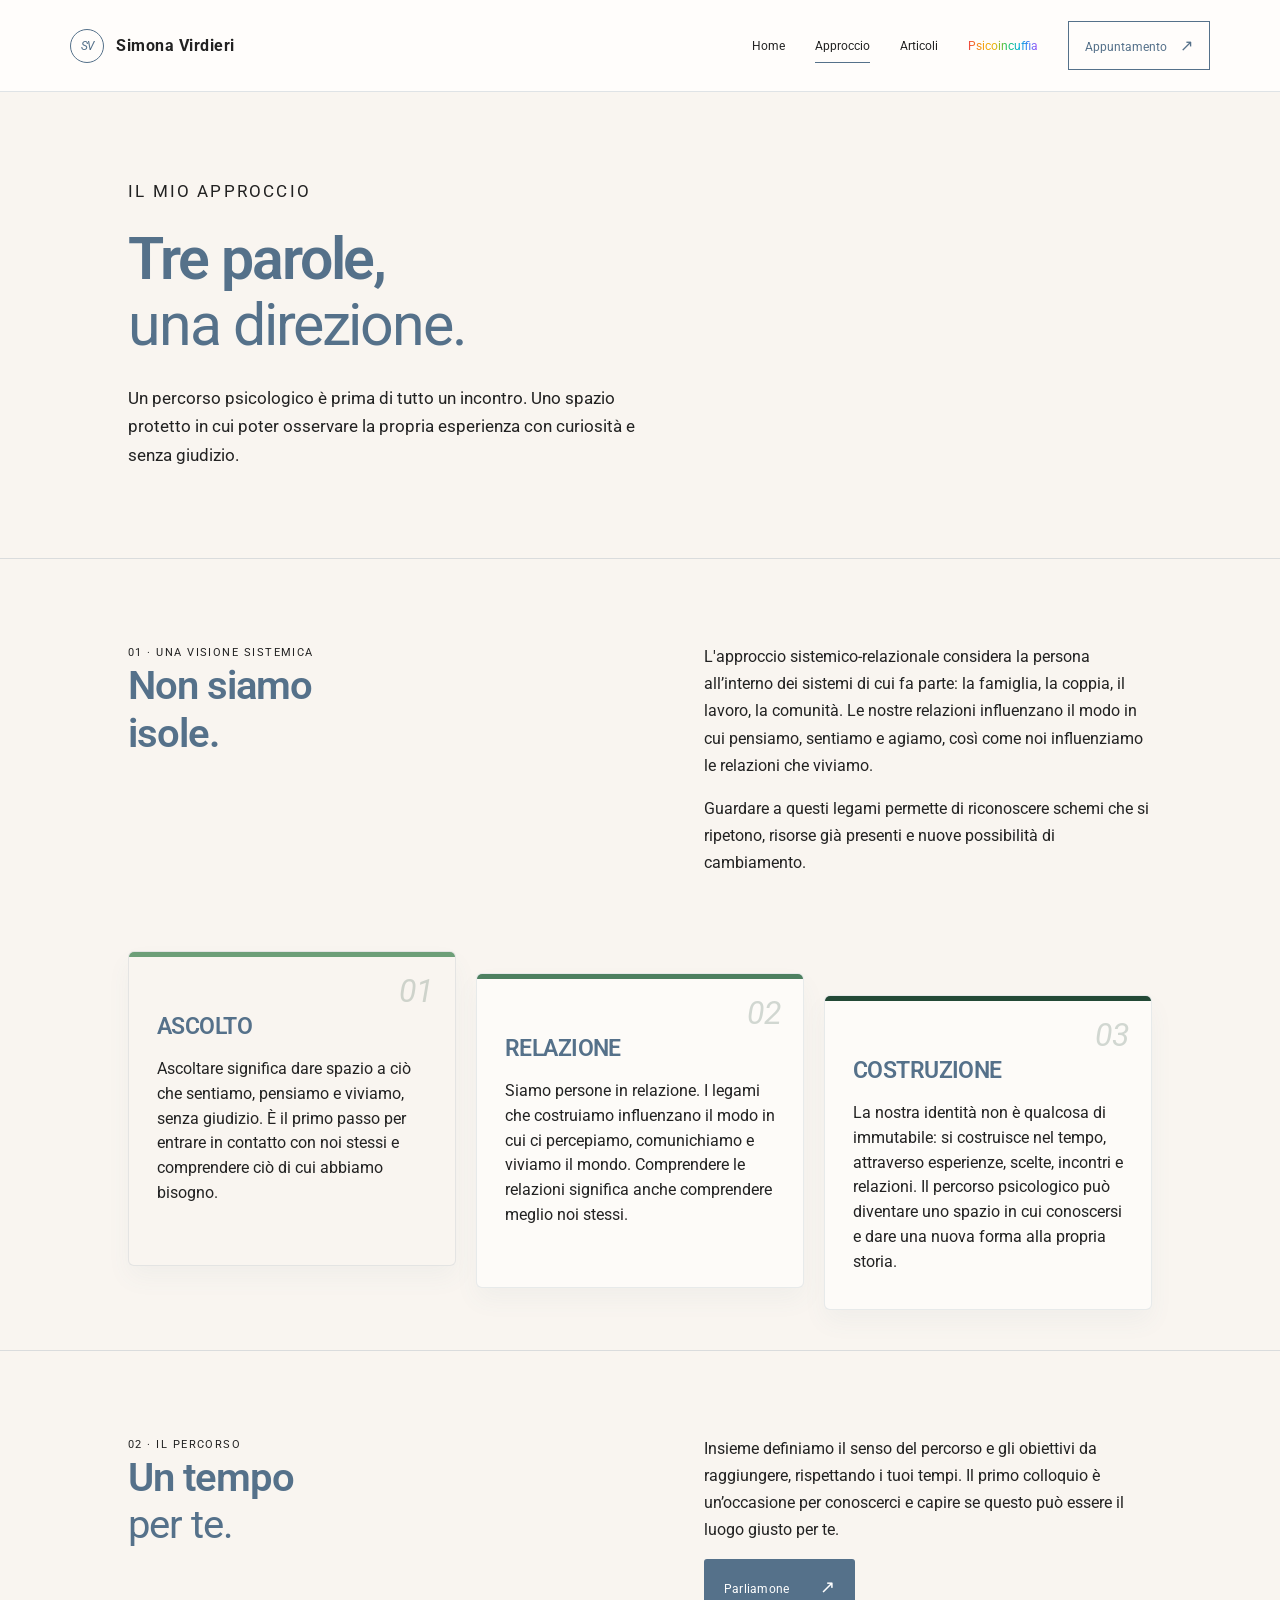
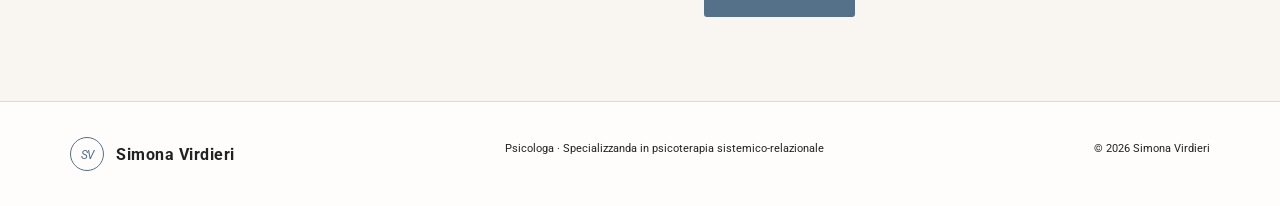
<file: approccio.html>
<!DOCTYPE html><html lang="it"><head><meta charset="UTF-8"><meta name="viewport" content="width=device-width, initial-scale=1.0"><meta name="description" content="Scopri l’approccio sistemico-relazionale di Simona Virdieri, psicologa online: uno spazio di ascolto attento alla storia personale, alle emozioni e alle relazioni." /><title>Approccio sistemico-relazionale | Simona Virdieri</title><link rel="preconnect" href="https://fonts.googleapis.com"><link rel="preconnect" href="https://fonts.gstatic.com" crossorigin><link href="https://fonts.googleapis.com/css2?family=Roboto:ital,wght@0,400;0,500;0,600;0,700;1,400;1,500&display=swap" rel="stylesheet"><link rel="stylesheet" href="styles.css?v=4"></head><body><header class="site-header"><a class="brand" href="index.html"><span>SV</span><strong>Simona Virdieri</strong></a><button class="menu-toggle" aria-label="Apri menu"><i></i><i></i></button><nav class="main-nav"><a href="index.html">Home</a><a class="active" href="approccio.html">Approccio</a><a href="articoli.html">Articoli</a><a href="progetto.html">Psicoincuffia</a><a class="nav-cta" href="appuntamento.html">Appuntamento <b>↗</b></a></nav></header><main><section class="page-intro approach-intro"><p class="eyebrow">Il mio approccio</p><h1>Tre parole,<br><em>una direzione.</em></h1><p>Un percorso psicologico è prima di tutto un incontro. Uno spazio protetto in cui poter osservare la propria esperienza con curiosità e senza giudizio.</p></section><section class="inner-section white-section"><div class="inner-grid"><div><p class="eyebrow">01 · Una visione sistemica</p><h2>Non siamo<br>isole.</h2></div><div><p>L'approccio sistemico-relazionale considera la persona all’interno dei sistemi di cui fa parte: la famiglia, la coppia, il lavoro, la comunità. Le nostre relazioni influenzano il modo in cui pensiamo, sentiamo e agiamo, così come noi influenziamo le relazioni che viviamo.</p><p>Guardare a questi legami permette di riconoscere schemi che si ripetono, risorse già presenti e nuove possibilità di cambiamento.</p></div></div><div class="principles"><div class="principle" data-number="01"><strong>ASCOLTO</strong><p>Ascoltare significa dare spazio a ciò che sentiamo, pensiamo e viviamo, senza giudizio. È il primo passo per entrare in contatto con noi stessi e comprendere ciò di cui abbiamo bisogno.</p></div><div class="principle" data-number="02"><strong>RELAZIONE</strong><p>Siamo persone in relazione. I legami che costruiamo influenzano il modo in cui ci percepiamo, comunichiamo e viviamo il mondo. Comprendere le relazioni significa anche comprendere meglio noi stessi.</p></div><div class="principle" data-number="03"><strong>COSTRUZIONE</strong><p>La nostra identità non è qualcosa di immutabile: si costruisce nel tempo, attraverso esperienze, scelte, incontri e relazioni. Il percorso psicologico può diventare uno spazio in cui conoscersi e dare una nuova forma alla propria storia.</p></div></div></section><section class="inner-section sand"><div class="inner-grid"><div><p class="eyebrow">02 · Il percorso</p><h2>Un tempo<br><em>per te.</em></h2></div><div><p>Insieme definiamo il senso del percorso e gli obiettivi da raggiungere, rispettando i tuoi tempi. Il primo colloquio è un’occasione per conoscerci e capire se questo può essere il luogo giusto per te.</p><a class="button button-dark" href="appuntamento.html">Parliamone <span>↗</span></a></div></div></section></main><footer><div class="brand"><span>SV</span><strong>Simona Virdieri</strong></div><p>Psicologa · Specializzanda in psicoterapia sistemico-relazionale</p><p>© <span class="year"></span> Simona Virdieri</p></footer><script src="script.js"></script></body></html>
</file>
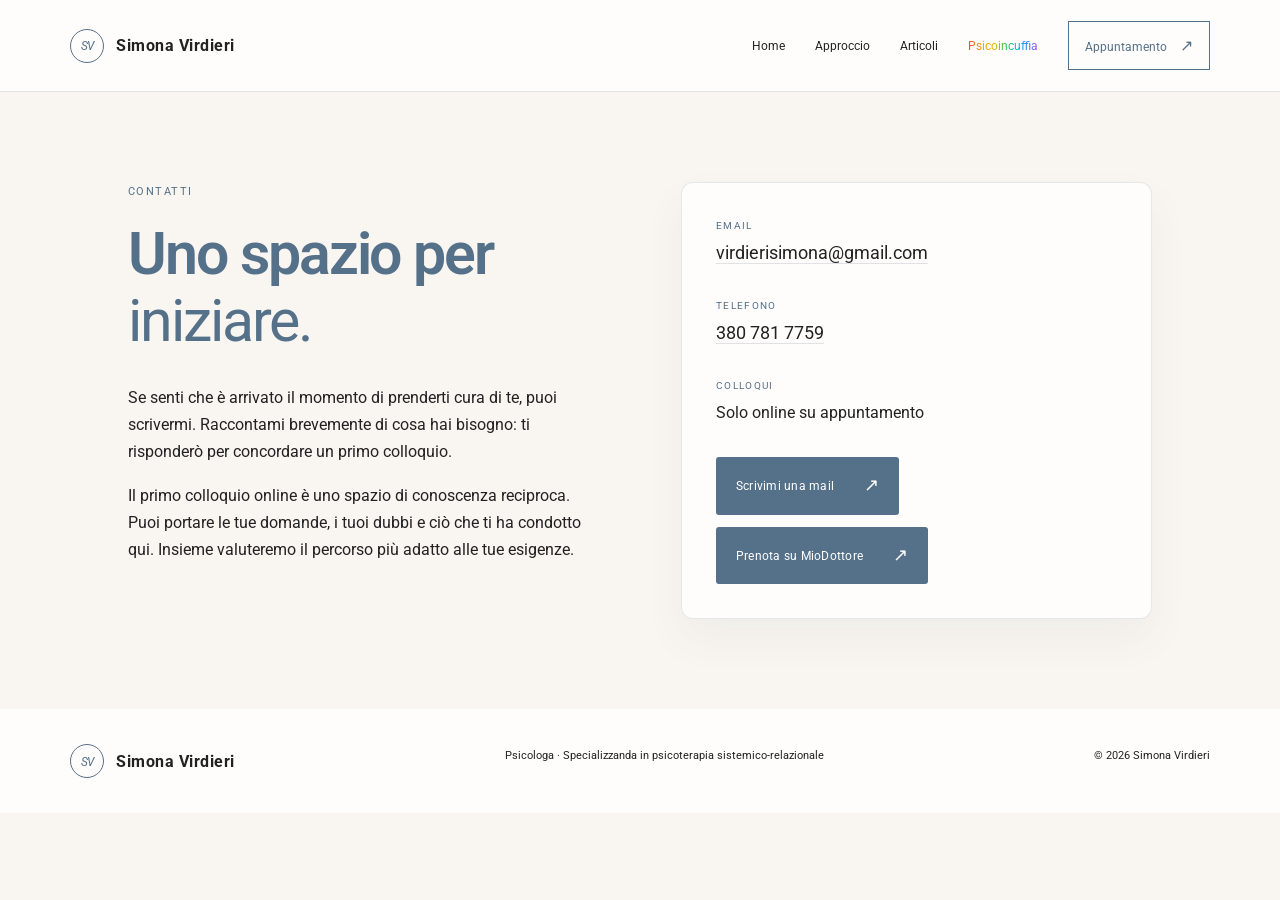
<file: appuntamento.html>
<!DOCTYPE html><html lang="it"><head><meta charset="UTF-8"><meta name="viewport" content="width=device-width, initial-scale=1.0"><meta name="description" content="Contatta Simona Virdieri, psicologa online, per informazioni e appuntamenti di sostegno psicologico. Colloqui dedicati ad ansia, autostima e difficoltà relazionali." /><title>Prenota un colloquio psicologico online | Simona Virdieri</title><link rel="preconnect" href="https://fonts.googleapis.com"><link rel="preconnect" href="https://fonts.gstatic.com" crossorigin><link href="https://fonts.googleapis.com/css2?family=Roboto:ital,wght@0,400;0,500;0,600;0,700;1,400;1,500&display=swap" rel="stylesheet"><link rel="stylesheet" href="styles.css?v=4"></head><body><header class="site-header"><a class="brand" href="index.html"><span>SV</span><strong>Simona Virdieri</strong></a><button class="menu-toggle" aria-label="Apri menu"><i></i><i></i></button><nav class="main-nav"><a href="index.html">Home</a><a href="approccio.html">Approccio</a><a href="articoli.html">Articoli</a><a href="progetto.html">Psicoincuffia</a><a class="nav-cta active" href="appuntamento.html">Appuntamento <b>↗</b></a></nav></header><main><section class="contact-page"><div><p class="eyebrow">Contatti</p><h1>Uno <span class="contact-space">spazio</span> per<br><em>iniziare.</em></h1><p>Se senti che è arrivato il momento di prenderti cura di te, puoi scrivermi. Raccontami brevemente di cosa hai bisogno: ti risponderò per concordare un primo colloquio.</p><p>Il primo colloquio online è uno spazio di conoscenza reciproca. Puoi portare le tue domande, i tuoi dubbi e ciò che ti ha condotto qui. Insieme valuteremo il percorso più adatto alle tue esigenze.</p></div><div class="contact-details"><div class="detail"><small>Email</small><a href="mailto:virdierisimona@gmail.com" class="email-choice-trigger" aria-haspopup="dialog">virdierisimona@gmail.com</a></div><div class="detail"><small>Telefono</small><a href="tel:+393807817759">380 781 7759</a></div><div class="detail"><small>Colloqui</small><p>Solo online su appuntamento</p></div><div class="contact-buttons"><a class="button button-dark email-choice-trigger" href="mailto:virdierisimona@gmail.com?subject=Richiesta%20di%20appuntamento" aria-haspopup="dialog">Scrivimi una mail <span>↗</span></a><a class="button button-dark" href="https://www.miodottore.it/profilo/simona-virdieri-2" target="_blank" rel="noopener noreferrer">Prenota su MioDottore <span>↗</span></a></div></div></section></main><footer><div class="brand"><span>SV</span><strong>Simona Virdieri</strong></div><p>Psicologa · Specializzanda in psicoterapia sistemico-relazionale</p><p>© <span class="year"></span> Simona Virdieri</p></footer><script src="script.js"></script><style>
/* Scelta della posta: solo nella pagina Appuntamento. */
.email-choice-overlay[hidden]{display:none!important}
.email-choice-overlay{position:fixed;inset:0;background:rgba(21,33,44,.46);z-index:1000;display:grid;place-items:center;padding:20px}
.email-choice-panel{position:relative;width:min(100%,485px);max-height:min(88vh,740px);overflow-y:auto;background:#f9f5f0;color:#222;border-radius:18px;border:1px solid #c8d9e6;box-shadow:0 20px 70px rgba(24,40,54,.24);padding:32px;font:inherit}
.email-choice-panel h2{font:600 clamp(1.4rem,3vw,1.85rem)/1.2 Roboto,Arial,sans-serif;color:#55718a;margin:0 38px 12px 0}
.email-choice-panel p{color:#333;line-height:1.6;margin:0 0 18px}
.email-choice-options{display:grid;gap:10px}
.email-choice-options a,.email-choice-options button{display:flex;justify-content:space-between;gap:15px;align-items:center;width:100%;padding:13px 16px;border:1px solid #c8d9e6;border-radius:9px;background:#fffdfb;color:#25384a;text-align:left;font:500 1rem Roboto,Arial,sans-serif;text-decoration:none;cursor:pointer;transition:background .2s ease,border-color .2s ease}
.email-choice-options a:hover,.email-choice-options button:hover{background:#e9f2f8;border-color:#55718a}
.email-choice-options :is(a,button):focus-visible,.email-choice-close:focus-visible{outline:3px solid #55718a;outline-offset:3px}
.email-choice-close{position:absolute;top:20px;right:22px;width:35px;height:35px;border:0;border-radius:50%;background:#e9f2f8;color:#25384a;cursor:pointer;font-size:24px;line-height:1}
.email-choice-panel .email-choice-note{font-size:.85rem;margin:14px 0 0;color:#485463}
.email-choice-panel .email-choice-status{min-height:22px;margin:10px 0 0;color:#405c75;font-size:.88rem}
@media(max-width:480px){.email-choice-panel{padding:25px 19px}}
@media(prefers-reduced-motion:reduce){.email-choice-options a,.email-choice-options button{transition:none}}
</style>
<div class="email-choice-overlay" id="email-choice-overlay" hidden>
  <div class="email-choice-panel" role="dialog" aria-modal="true" aria-labelledby="email-choice-title" aria-describedby="email-choice-description" tabindex="-1">
    <button type="button" class="email-choice-close" aria-label="Chiudi la scelta email">×</button>
    <h2 id="email-choice-title">Come preferisci scrivermi?</h2>
    <p id="email-choice-description">Scegli il servizio che utilizzi per inviare un'email a <strong>virdierisimona@gmail.com</strong>.</p>
    <div class="email-choice-options">
      <a href="https://mail.google.com/mail/?view=cm&amp;fs=1&amp;to=virdierisimona%40gmail.com&amp;su=Richiesta%20di%20appuntamento" target="_blank" rel="noopener noreferrer">Gmail <span aria-hidden="true">↗</span></a>
      <a href="https://outlook.live.com/mail/0/deeplink/compose?to=virdierisimona%40gmail.com&amp;subject=Richiesta%20di%20appuntamento" target="_blank" rel="noopener noreferrer">Outlook / Hotmail <span aria-hidden="true">↗</span></a>
      <a href="https://login.libero.it/?service_id=email" target="_blank" rel="noopener noreferrer">Libero Mail <span aria-hidden="true">↗</span></a>
      <a href="mailto:virdierisimona@gmail.com?subject=Richiesta%20di%20appuntamento">La mia app email predefinita <span aria-hidden="true">↗</span></a>
      <button type="button" class="email-choice-copy">Copia indirizzo email <span aria-hidden="true">⧉</span></button>
    </div>
    <p class="email-choice-note">Per Libero, accedi alla tua casella, premi “Scrivi” e incolla l'indirizzo. Alcuni servizi potrebbero chiederti di accedere.</p>
    <p class="email-choice-status" id="email-choice-status" role="status" aria-live="polite"></p>
  </div>
</div>
<script>
(() => {
  const overlay = document.getElementById('email-choice-overlay');
  const panel = overlay.querySelector('.email-choice-panel');
  const close = overlay.querySelector('.email-choice-close');
  const copy = overlay.querySelector('.email-choice-copy');
  const status = overlay.querySelector('.email-choice-status');
  const email = 'virdierisimona@gmail.com';
  let opener = null;
  function hide() {
    overlay.hidden = true;
    document.body.style.overflow = '';
    if (opener) opener.focus();
  }
  document.querySelectorAll('.email-choice-trigger').forEach(link => {
    link.addEventListener('click', event => {
      event.preventDefault();
      opener = link;
      status.textContent = '';
      overlay.hidden = false;
      document.body.style.overflow = 'hidden';
      close.focus();
    });
  });
  close.addEventListener('click', hide);
  overlay.addEventListener('click', event => { if (event.target === overlay) hide(); });
  document.addEventListener('keydown', event => {
    if (overlay.hidden) return;
    if (event.key === 'Escape') {event.preventDefault(); hide();}
    if (event.key === 'Tab') {
      const items = [...panel.querySelectorAll('button,a[href]')].filter(el => el.getClientRects().length);
      const first = items[0], last = items[items.length-1];
      if (event.shiftKey && document.activeElement === first) {event.preventDefault();last.focus();}
      else if (!event.shiftKey && document.activeElement === last) {event.preventDefault();first.focus();}
    }
  });
  copy.addEventListener('click', async () => {
    try {
      if (navigator.clipboard && window.isSecureContext) await navigator.clipboard.writeText(email);
      else {
        const field = document.createElement('textarea');
        field.value = email;
        field.style.position = 'fixed';
        field.style.opacity = '0';
        document.body.appendChild(field);
        field.select();
        const ok = document.execCommand('copy');
        field.remove();
        if (!ok) throw new Error('Copia non disponibile');
      }
      status.textContent = 'Indirizzo copiato! Puoi incollarlo nella tua email.';
    } catch (_) {
      status.textContent = 'Copia non disponibile: seleziona l’indirizzo mostrato sopra.';
    }
  });
})();
</script></body></html>
</file>
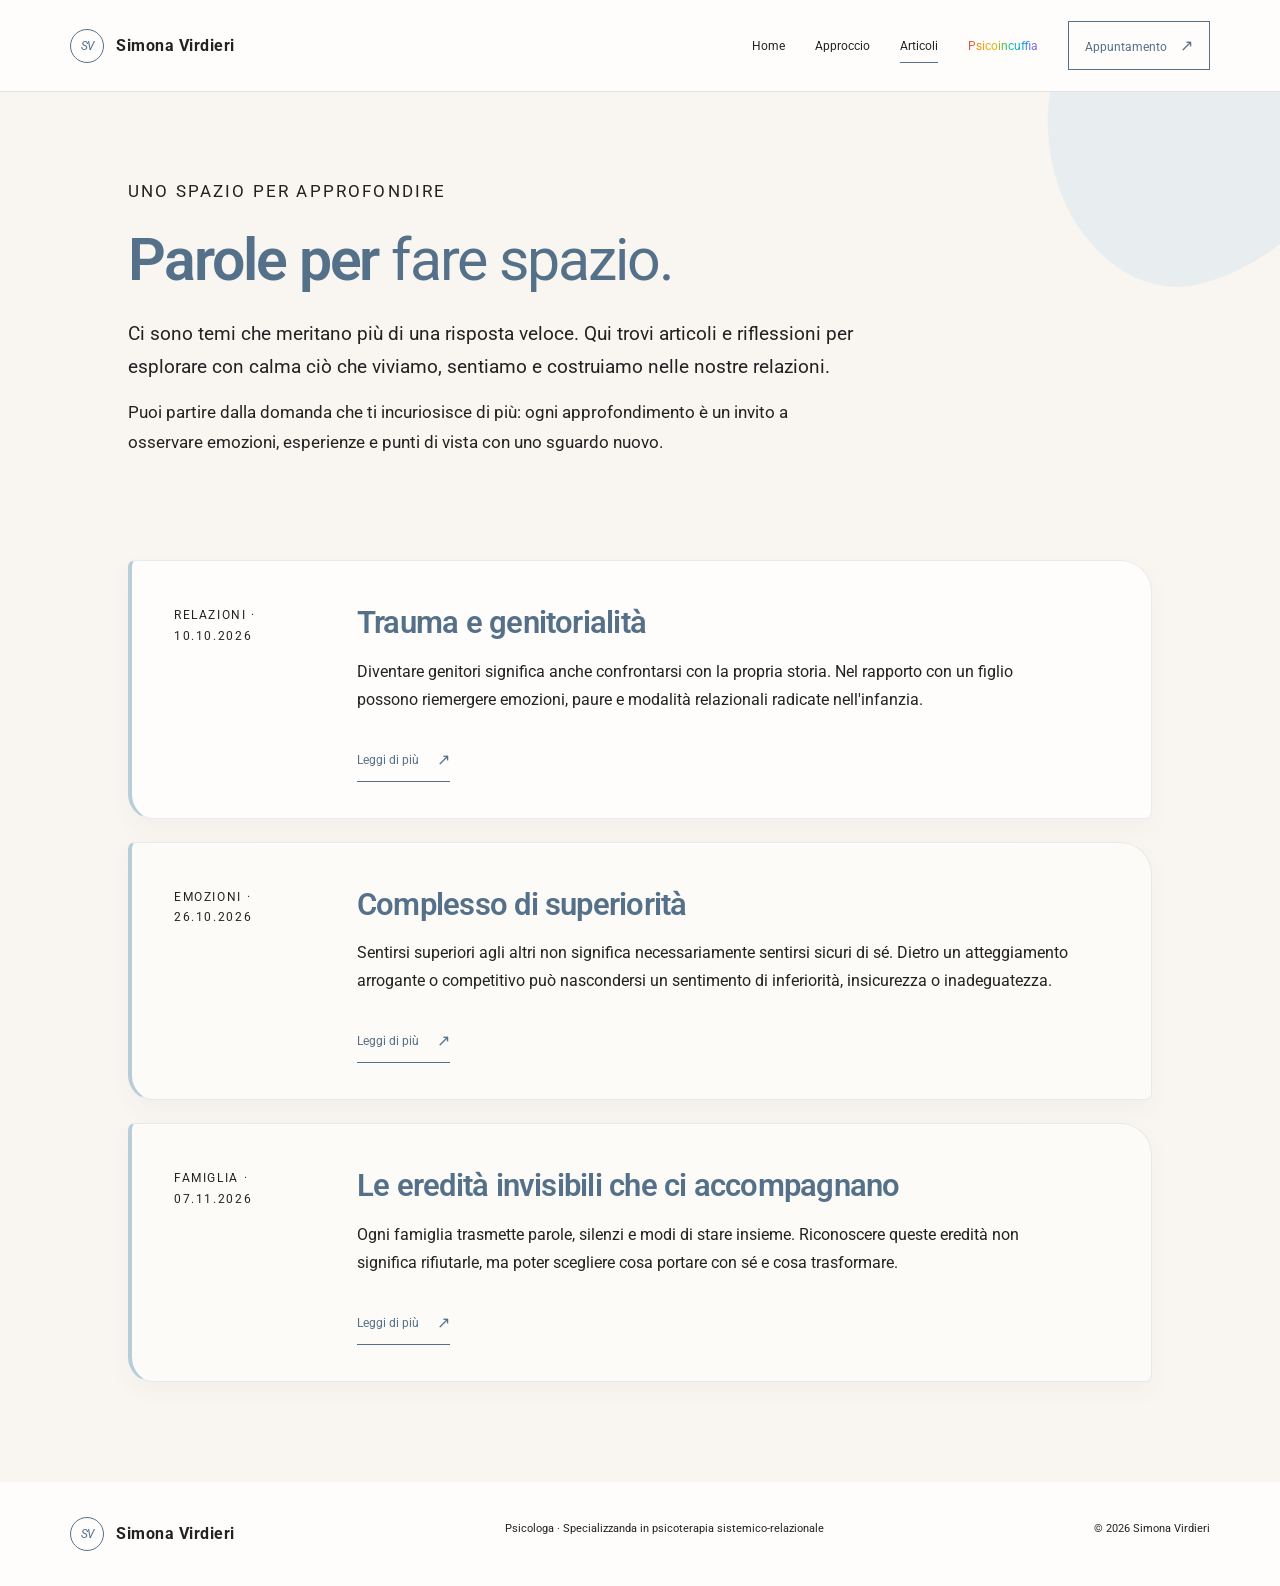
<file: articoli.html>
<!DOCTYPE html><html lang="it"><head><meta charset="UTF-8"><meta name="viewport" content="width=device-width, initial-scale=1.0"><meta name="description" content="Articoli di psicologia di Simona Virdieri su emozioni, relazioni, famiglia e benessere psicologico. Approfondimenti e riflessioni sui vissuti quotidiani." /><title>Articoli di psicologia, emozioni e relazioni | Simona Virdieri</title><link rel="preconnect" href="https://fonts.googleapis.com"><link rel="preconnect" href="https://fonts.gstatic.com" crossorigin><link href="https://fonts.googleapis.com/css2?family=Roboto:ital,wght@0,400;0,500;0,600;0,700;1,400;1,500&display=swap" rel="stylesheet"><link rel="stylesheet" href="styles.css?v=4"></head><body><header class="site-header"><a class="brand" href="index.html"><span>SV</span><strong>Simona Virdieri</strong></a><button class="menu-toggle" aria-label="Apri menu"><i></i><i></i></button><nav class="main-nav"><a href="index.html">Home</a><a href="approccio.html">Approccio</a><a class="active" href="articoli.html">Articoli</a><a href="progetto.html">Psicoincuffia</a><a class="nav-cta" href="appuntamento.html">Appuntamento <b>↗</b></a></nav></header><main><section class="page-intro article-page-intro"><p class="eyebrow">Uno spazio per approfondire</p><h1>Parole per <em>fare spazio.</em></h1><p class="articles-lead">Ci sono temi che meritano più di una risposta veloce. Qui trovi articoli e riflessioni per esplorare con calma ciò che viviamo, sentiamo e costruiamo nelle nostre relazioni.</p><p>Puoi partire dalla domanda che ti incuriosisce di più: ogni approfondimento è un invito a osservare emozioni, esperienze e punti di vista con uno sguardo nuovo.</p></section><section class="article-list"><article class="full-article" id="domande" data-tags="trauma genitorialità relazioni famiglia emozioni"><div><div class="article-image image-quiet"><span>01</span></div><p class="meta">Relazioni · 10.10.2026</p></div><div><p class="eyebrow">Riflessioni</p><h2>Trauma e genitorialità</h2><p>Diventare genitori significa anche confrontarsi con la propria storia. Nel rapporto con un figlio possono riemergere emozioni, paure e modalità relazionali radicate nell'infanzia.</p><div class="article-body" hidden><p>Viviamo spesso le domande come qualcosa da risolvere in fretta. Cerchiamo una direzione, una spiegazione, una decisione che possa mettere ordine nell’incertezza. Ma non tutte le domande chiedono una risposta immediata.</p><p>Alcune hanno bisogno di tempo. Restare in ascolto significa lasciare che emergano emozioni, bisogni e desideri che nella fretta rischiano di rimanere sullo sfondo. È uno spazio in cui possiamo osservare la nostra storia con maggiore curiosità e riconoscere anche le risorse che già possediamo.</p><p>Abitare una domanda non significa rimanere fermi: significa permettere a nuove possibilità di prendere forma.</p></div><a class="text-link article-toggle" href="articolo.html?id=domande">Leggi di più <span>↗</span></a></div></article><article class="full-article" id="corpo" data-tags="superiorità corpo consapevolezza emozioni autostima"><div><div class="article-image image-window"><span>02</span></div><p class="meta">Emozioni · 26.10.2026</p></div><div><p class="eyebrow">Consapevolezza</p><h2>Complesso di superiorità</h2><p>Sentirsi superiori agli altri non significa necessariamente sentirsi sicuri di sé. Dietro un atteggiamento arrogante o competitivo può nascondersi un sentimento di inferiorità, insicurezza o inadeguatezza.</p><div class="article-body" hidden><p>Il complesso di superiorità, nella prospettiva di Alfred Adler, può diventare una modalità per compensare una percezione di sé fragile e il bisogno di dimostrare continuamente il proprio valore.</p><p>Comprendere ciò che si nasconde dietro questi comportamenti permette di spostare lo sguardo dal giudizio alla storia della persona, alle sue relazioni e alle sue possibilità di crescita.</p></div><a class="text-link article-toggle" href="articolo.html?id=corpo">Leggi di più <span>↗</span></a></div></article><article class="full-article" id="eredita" data-tags="eredità famiglia legami relazioni storia"><div><div class="article-image image-hands"><span>03</span></div><p class="meta">Famiglia · 07.11.2026</p></div><div><p class="eyebrow">Legami</p><h2>Le eredità invisibili che ci accompagnano</h2><p>Ogni famiglia trasmette parole, silenzi e modi di stare insieme. Riconoscere queste eredità non significa rifiutarle, ma poter scegliere cosa portare con sé e cosa trasformare.</p><div class="article-body" hidden><p>Le eredità familiari possono vivere nei gesti quotidiani, nelle frasi che ripetiamo, nei ruoli che assumiamo e nelle emozioni che impariamo a trattenere o a esprimere.</p><p>Guardarle non significa cercare colpe, ma comprendere da dove arrivano alcuni nostri modi di stare nelle relazioni. Questa consapevolezza può restituirci libertà e permetterci di scegliere cosa mantenere e cosa trasformare.</p><p>La storia che riceviamo è importante, ma non è l’unica storia che possiamo costruire.</p></div><a class="text-link article-toggle" href="articolo.html?id=eredita">Leggi di più <span>↗</span></a></div></article></section></main><footer><div class="brand"><span>SV</span><strong>Simona Virdieri</strong></div><p>Psicologa · Specializzanda in psicoterapia sistemico-relazionale</p><p>© <span class="year"></span> Simona Virdieri</p></footer><script src="script.js"></script></body></html>
</file>
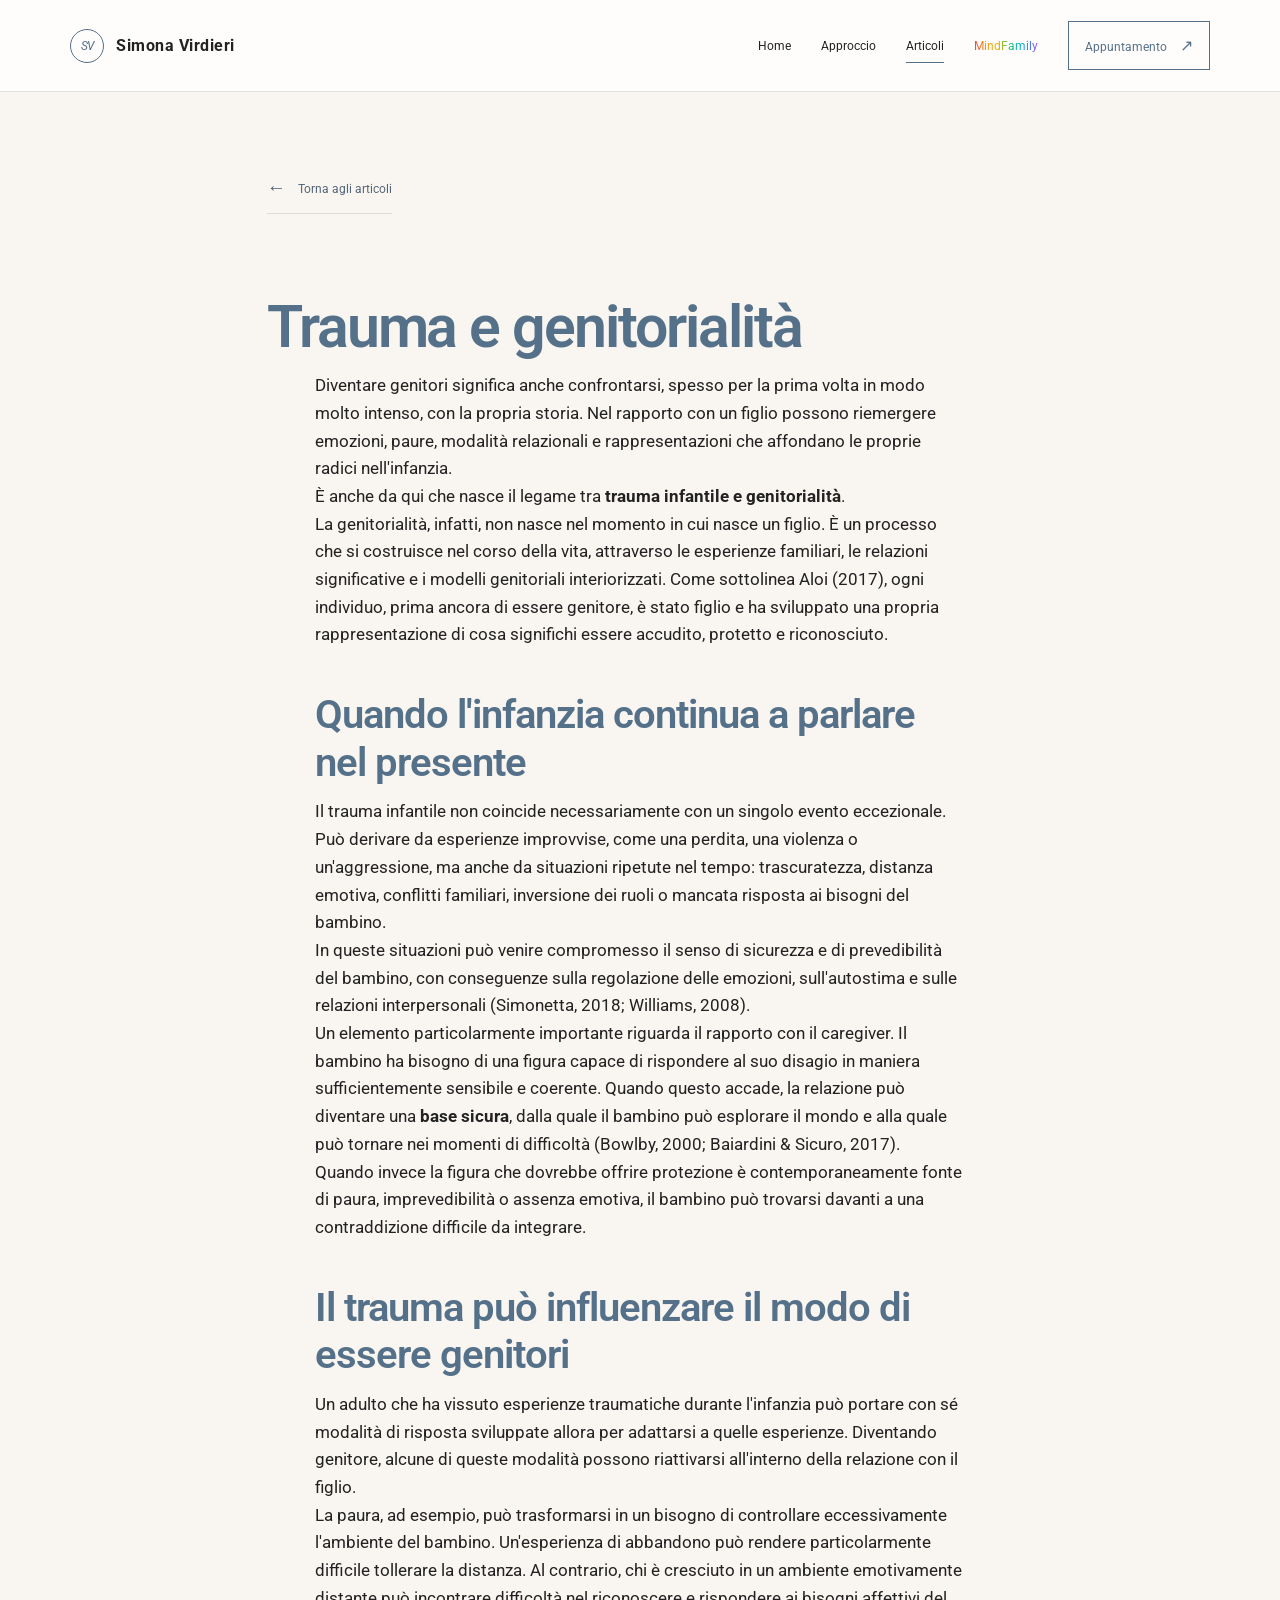
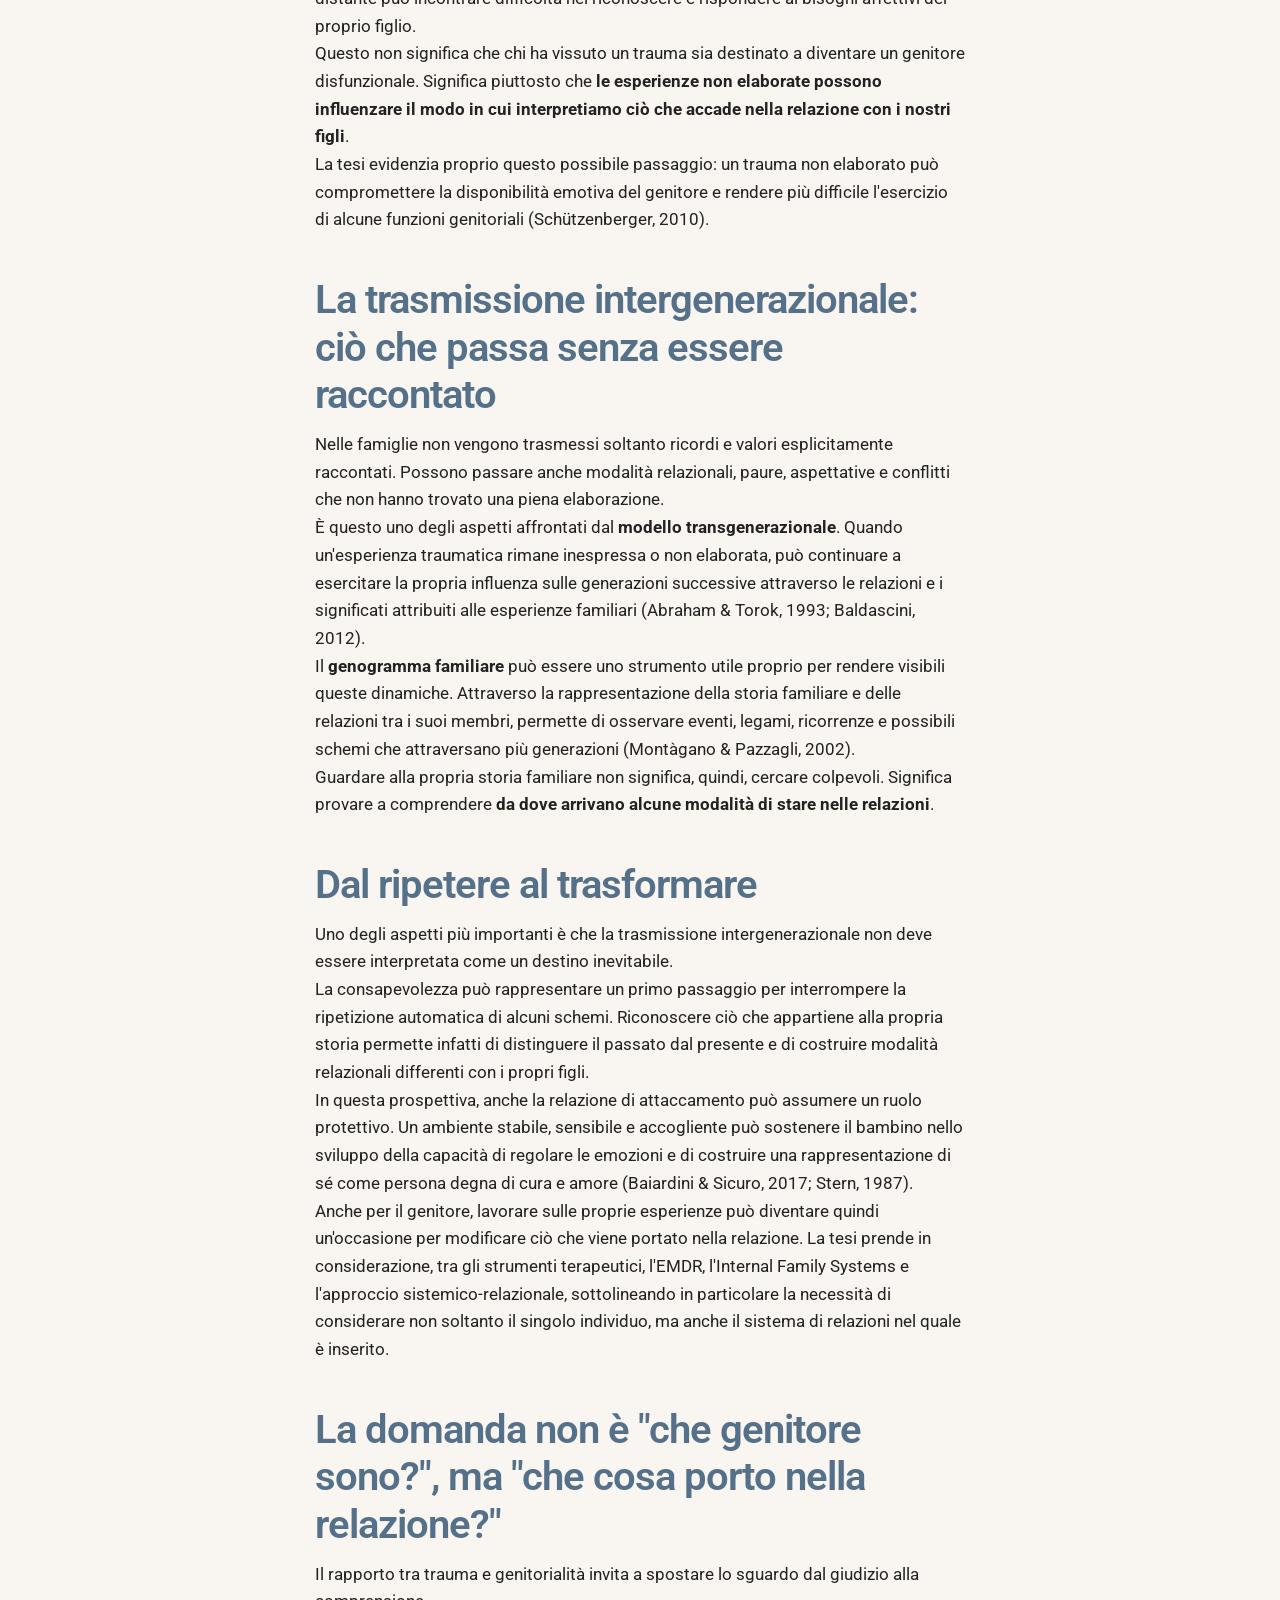
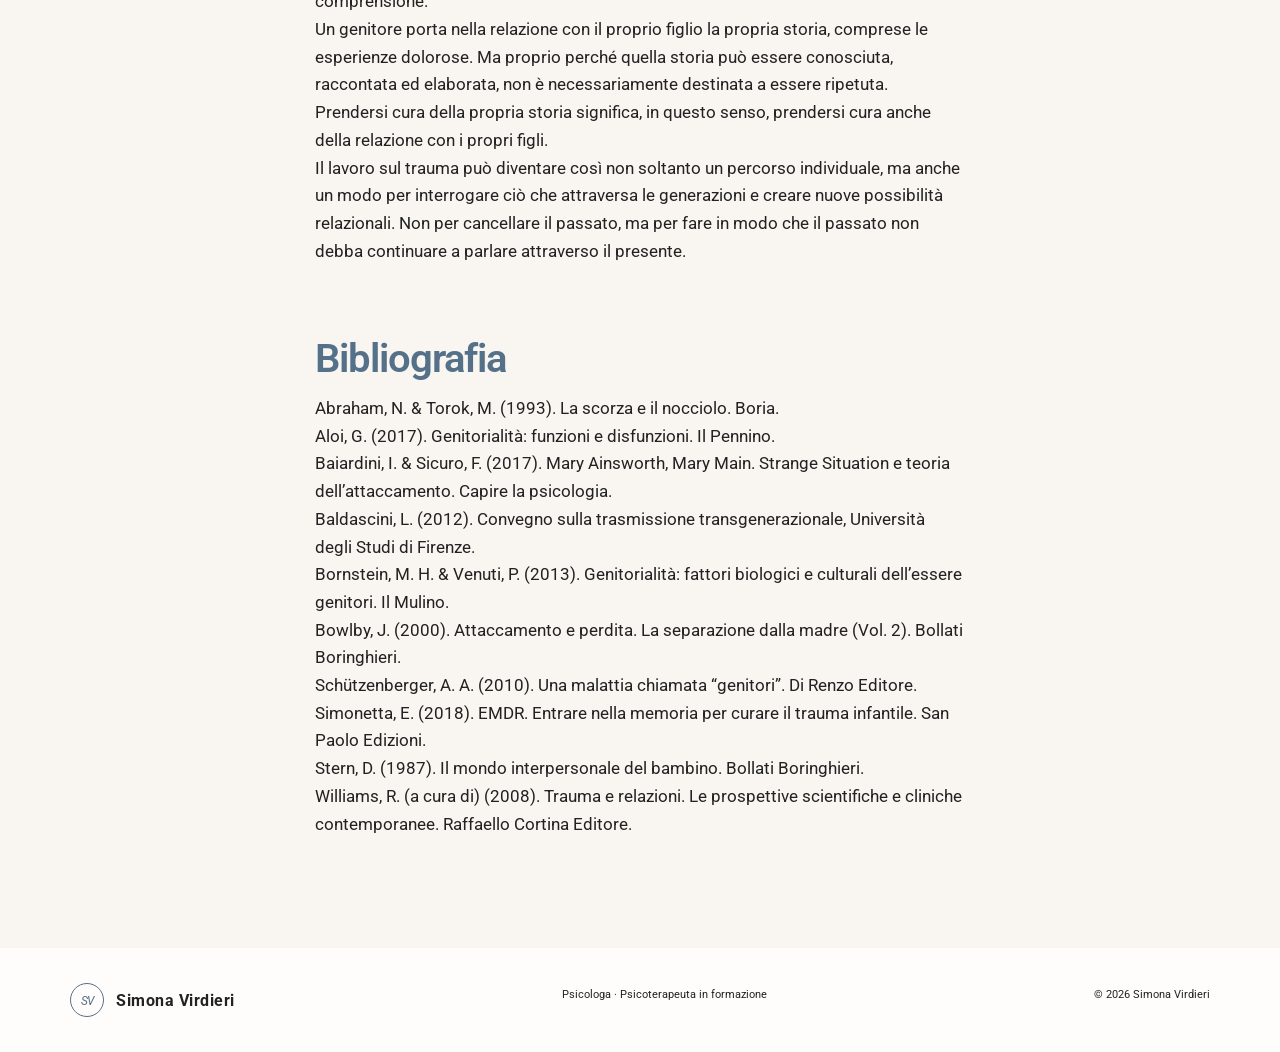
<file: articolo.html>
<!DOCTYPE html>
<html lang="it">
<head>
  <meta charset="UTF-8" />
  <meta name="viewport" content="width=device-width, initial-scale=1.0" />
  <meta name="description" content="Articolo di Simona Virdieri su relazioni, emozioni e famiglia." />
  <title>Articolo — Simona Virdieri</title>
  <link rel="preconnect" href="https://fonts.googleapis.com">
  <link rel="preconnect" href="https://fonts.gstatic.com" crossorigin>
  <link href="https://fonts.googleapis.com/css2?family=Roboto:ital,wght@0,400;0,500;0,600;0,700;1,400;1,500&display=swap" rel="stylesheet">
  <link rel="stylesheet" href="styles.css?v=4" />
</head>
<body>
  <header class="site-header">
    <a class="brand" href="index.html"><span>SV</span><strong>Simona Virdieri</strong></a>
    <button class="menu-toggle" aria-label="Apri menu"><i></i><i></i></button>
    <nav class="main-nav">
      <a href="index.html">Home</a><a href="approccio.html">Approccio</a><a class="active" href="articoli.html">Articoli</a><a href="progetto.html">MindFamily</a><a class="nav-cta" href="appuntamento.html">Appuntamento <b>↗</b></a>
    </nav>
  </header>
  <main>
    <article class="article-detail" id="article-detail">
      <a class="back-link" href="articoli.html"><span>←</span> Torna agli articoli</a>
      <h1 id="detail-title"></h1>
      <div class="detail-content" id="detail-content"></div>
    </article>
  </main>
  <footer><div class="brand"><span>SV</span><strong>Simona Virdieri</strong></div><p>Psicologa · Psicoterapeuta in formazione</p><p>© <span class="year"></span> Simona Virdieri</p></footer>
  <script src="script.js"></script>
</body>
</html>
</file>
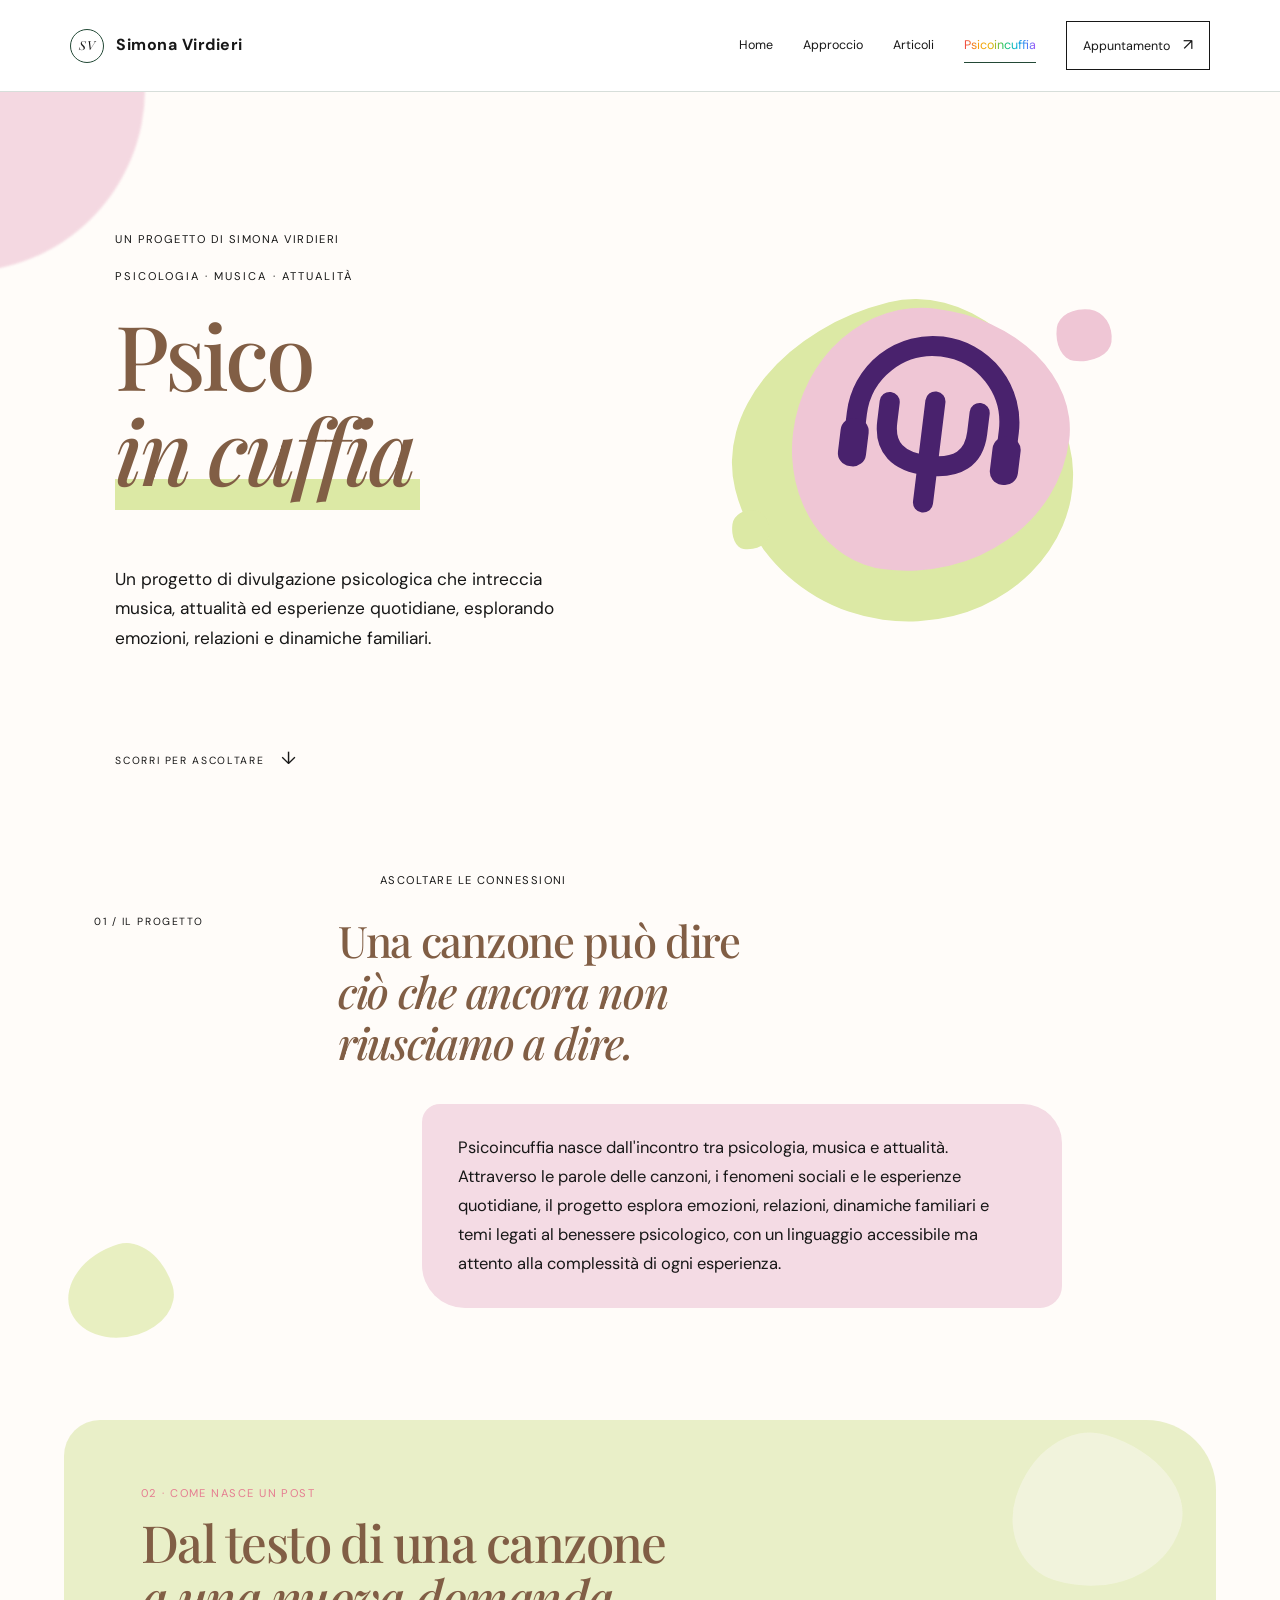
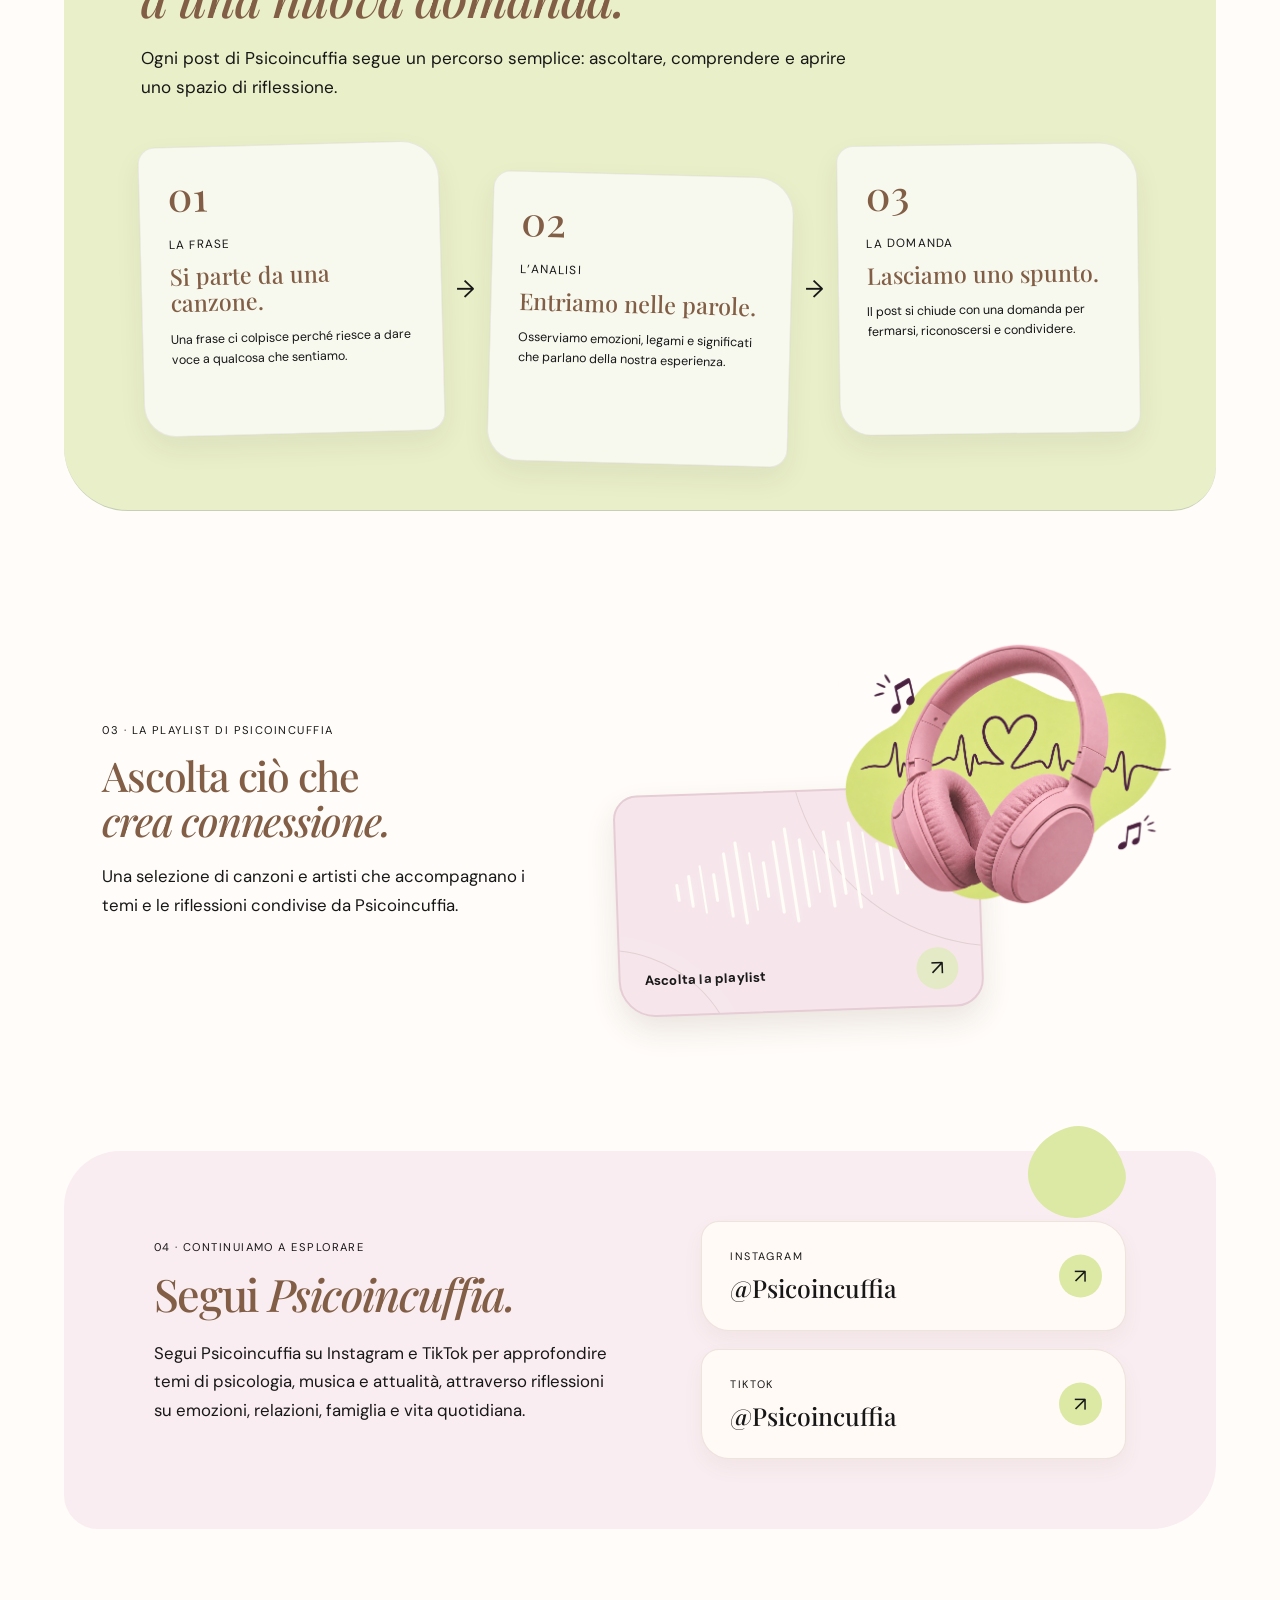
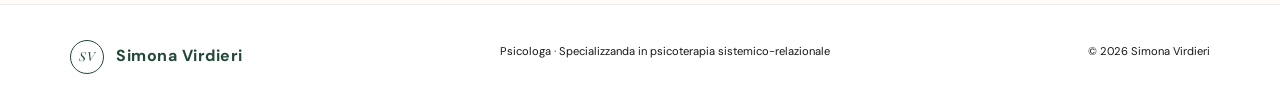
<file: progetto.html>
<!DOCTYPE html>
<html lang="it">
<head>
  <meta charset="UTF-8">
  <meta name="viewport" content="width=device-width, initial-scale=1.0">
  <meta name="description" content="Scopri Psicoincuffia, il progetto di divulgazione psicologica che intreccia musica, attualità, emozioni, relazioni e dinamiche familiari.">
  <title>Psicoincuffia | Psicologia, musica e attualità</title>
  <link rel="preconnect" href="https://fonts.googleapis.com">
  <link rel="preconnect" href="https://fonts.gstatic.com" crossorigin>
  <link href="https://fonts.googleapis.com/css2?family=DM+Sans:wght@400;500;600&family=Playfair+Display:ital,wght@0,500;0,600;1,500&display=swap" rel="stylesheet">
  <link rel="stylesheet" href="styles.css?v=2">
  <link rel="stylesheet" href="psicoincuffia.css?v=12">
</head>
<body class="project-site">
  <header class="site-header">
    <a class="brand" href="index.html"><span>SV</span><strong>Simona Virdieri</strong></a>
    <button class="menu-toggle" aria-label="Apri menu"><i></i><i></i></button>
    <nav class="main-nav">
      <a href="index.html">Home</a>
      <a href="approccio.html">Approccio</a>
      <a href="articoli.html">Articoli</a>
      <a class="active" href="progetto.html">Psicoincuffia</a>
      <a class="nav-cta" href="appuntamento.html">Appuntamento <b>↗</b></a>
    </nav>
  </header>

  <svg aria-hidden="true" width="0" height="0" style="position:absolute"><filter id="remove-white" color-interpolation-filters="sRGB"><feColorMatrix type="matrix" values="1 0 0 0 0  0 1 0 0 0  0 0 1 0 0  0 0 1 0 0  -4 -4 -4 0 8"/><feComponentTransfer><feFuncA type="discrete" tableValues="0 0 0 1"/></feComponentTransfer></filter></svg>

  <main id="contenuto">
    <!-- Presentazione -->
    <section class="project-hero project-hero-original" aria-labelledby="pic-main-title">
      <div class="project-hero-copy">
        <p class="eyebrow">Un progetto di Simona Virdieri</p>
        <p class="project-kicker">Psicologia · Musica · Attualità</p>
        <h1 id="pic-main-title">Psico<br><em>in cuffia</em></h1>
        <p class="project-hero-description">Un progetto di divulgazione psicologica che intreccia musica, attualità ed esperienze quotidiane, esplorando emozioni, relazioni e dinamiche familiari.</p>
      </div>
      <div class="project-visual">
        <div class="project-mark project-page-mark">
          <img class="project-logo" src="Avatar.svg?v=2" alt="Logo originale Psicoincuffia">
        </div>
      </div>
      <a class="project-scroll-label" href="#il-progetto">Scorri per ascoltare <span>↓</span></a>
    </section>

    <!-- 01. Il progetto -->
    <section class="project-manifesto" id="il-progetto" aria-labelledby="manifesto-title">
      <div class="manifesto-index">01 / IL PROGETTO</div>
      <div class="manifesto-content">
        <p class="eyebrow">Ascoltare le connessioni</p>
        <h2 id="manifesto-title">Una canzone può dire<br><em>ciò che ancora non<br>riusciamo a dire.</em></h2>
        <p>Psicoincuffia nasce dall'incontro tra psicologia, musica e attualità. Attraverso le parole delle canzoni, i fenomeni sociali e le esperienze quotidiane, il progetto esplora emozioni, relazioni, dinamiche familiari e temi legati al benessere psicologico, con un linguaggio accessibile ma attento alla complessità di ogni esperienza.</p>
      </div>
    </section>

    <!-- 02. Come nasce un post -->
    <section class="project-story" aria-labelledby="story-title">
      <div class="story-intro">
        <p class="eyebrow">02 · Come nasce un post</p>
        <h2 id="story-title">Dal testo di una canzone<br><em>a una nuova domanda.</em></h2>
        <p>Ogni post di Psicoincuffia segue un percorso semplice: ascoltare, comprendere e aprire uno spazio di riflessione.</p>
      </div>
      <div class="storyline" aria-label="Le tre fasi di un post Psicoincuffia">
        <div class="story-step story-step-one">
          <span class="story-step-number">01</span>
          <p class="story-step-label">La frase</p>
          <strong>Si parte da una canzone.</strong>
          <p>Una frase ci colpisce perché riesce a dare voce a qualcosa che sentiamo.</p>
        </div>
        <span class="story-arrow" aria-hidden="true">→</span>
        <div class="story-step story-step-two">
          <span class="story-step-number">02</span>
          <p class="story-step-label">L’analisi</p>
          <strong>Entriamo nelle parole.</strong>
          <p>Osserviamo emozioni, legami e significati che parlano della nostra esperienza.</p>
        </div>
        <span class="story-arrow" aria-hidden="true">→</span>
        <div class="story-step story-step-three">
          <span class="story-step-number">03</span>
          <p class="story-step-label">La domanda</p>
          <strong>Lasciamo uno spunto.</strong>
          <p>Il post si chiude con una domanda per fermarsi, riconoscersi e condividere.</p>
        </div>
      </div>
    </section>

    <!-- 03. Spotify -->
    <section class="playlist-section" aria-labelledby="playlist-title">
      <div class="playlist-copy">
        <p class="eyebrow">03 · La playlist di Psicoincuffia</p>
        <h2 id="playlist-title">Ascolta ciò che<br><em>crea connessione.</em></h2>
        <p>Una selezione di canzoni e artisti che accompagnano i temi e le riflessioni condivise da Psicoincuffia.</p>
      </div>
      <div class="playlist-composition">
        <img class="playlist-headphones" src="cuffie-psicoincuffia.png" alt="Illustrazione di cuffie rosa, note musicali e un battito a forma di cuore" loading="lazy">
        <a class="playlist-card" href="https://open.spotify.com/playlist/6T5Z12EShy50sOwhsqEn19?si=aT23MCRYSvqcDjn4ABQlWg" target="_blank" rel="noopener noreferrer" aria-label="Ascolta la playlist Psicoincuffia su Spotify, si apre in una nuova scheda">
          <span class="playlist-lines" aria-hidden="true"><i></i><i></i><i></i><i></i><i></i><i></i><i></i><i></i><i></i><i></i><i></i><i></i><i></i><i></i><i></i><i></i><i></i><i></i><i></i><i></i></span>
          <span class="playlist-card-label">Ascolta la playlist</span>
          <span class="playlist-card-arrow" aria-hidden="true">↗</span>
        </a>
      </div>
    </section>

    <!-- 04. Instagram e TikTok -->
    <section class="social-section" aria-labelledby="social-title">
      <div class="social-heading">
        <p class="eyebrow">04 · Continuiamo a esplorare</p>
        <h2 id="social-title">Segui <em>Psicoincuffia.</em></h2>
        <p>Segui Psicoincuffia su Instagram e TikTok per approfondire temi di psicologia, musica e attualità, attraverso riflessioni su emozioni, relazioni, famiglia e vita quotidiana.</p>
      </div>
      <div class="social-links">
        <a class="social-card" href="https://www.instagram.com/Psicoincuffia/" target="_blank" rel="noopener noreferrer" aria-label="Apri il profilo Instagram Psicoincuffia"><span class="social-label">Instagram</span><strong>@Psicoincuffia</strong><span class="social-arrow">↗</span></a>
        <a class="social-card" href="https://www.tiktok.com/@Psicoincuffia" target="_blank" rel="noopener noreferrer" aria-label="Apri il profilo TikTok Psicoincuffia"><span class="social-label">TikTok</span><strong>@Psicoincuffia</strong><span class="social-arrow">↗</span></a>
      </div>
    </section>
  </main>

  <footer>
    <div class="brand"><span>SV</span><strong>Simona Virdieri</strong></div>
    <p>Psicologa · Specializzanda in psicoterapia sistemico-relazionale</p>
    <p>© <span class="year"></span> Simona Virdieri</p>
  </footer>
  <script src="script.js"></script>
</body>
</html>
</file>
<file: styles.css>
/* Base */
:root{--ink:#234936;--muted:#4d8060;--cream:#c9e1cc;--sand:#c9e1cc;--sage:#4d8060;--line:rgba(35,73,54,.18);--pastel-green:#4d8060;--deep-green:#4d8060;--mid-green:#4d8060;--serif:'Playfair Display',Georgia,serif;--sans:'DM Sans',Arial,sans-serif}*{box-sizing:border-box}html{scroll-behavior:smooth}body{margin:0;color:var(--ink);background:var(--cream);font-family:var(--sans);font-size:15px;line-height:1.65;overflow-x:hidden}a{color:inherit;text-decoration:none}h1,h2,h3,p{margin-top:0}h1,h2{font-family:var(--serif);font-weight:500;line-height:1.08;letter-spacing:-.03em}h1{font-size:clamp(3.8rem,8vw,7.7rem);margin:20px 0 30px}.home-hero h1{font-size:clamp(2rem,4vw,4.2rem);max-width:600px}h2{font-size:clamp(2.7rem,5vw,5rem);margin-bottom:26px}h3{font-family:var(--serif);font-size:1.35rem;font-weight:500;line-height:1.25;margin:8px 0 14px}em{font-style:italic;font-weight:500}.eyebrow,.meta,.section-number{font-size:.7rem;letter-spacing:.13em;text-transform:uppercase}.eyebrow{color:var(--muted);margin-bottom:0}.site-header{height:92px;padding:0 5.5vw;display:flex;align-items:center;justify-content:space-between;border-bottom:1px solid var(--line);background:#fff;position:relative;z-index:5}.brand{display:flex;align-items:center;gap:12px;font-size:.78rem;letter-spacing:.04em}.brand strong{font-size:1rem}.brand span{width:34px;height:34px;border:1px solid var(--ink);border-radius:50%;display:grid;place-items:center;font-family:var(--serif);font-style:italic}.main-nav{display:flex;align-items:center;gap:30px;font-size:.78rem}.main-nav a{position:relative}.main-nav a[href="progetto.html"]{background:linear-gradient(90deg,#ef4444 0%,#f59e0b 20%,#eab308 38%,#22c55e 55%,#06b6d4 72%,#3b82f6 86%,#a855f7 100%);-webkit-background-clip:text;background-clip:text;color:transparent}.main-nav a:not(.nav-cta):after{content:'';position:absolute;height:1px;background:var(--ink);left:0;right:100%;bottom:-7px;transition:.3s}.main-nav a:hover:after,.main-nav a.active:after{right:0}.nav-cta{border:1px solid var(--ink);padding:10px 16px;transition:.3s}.nav-cta:hover{background:var(--ink);color:#fff}.nav-cta b{font-size:1rem;margin-left:10px;font-weight:400}.menu-toggle{display:none;background:none;border:0}.hero{min-height:calc(100vh - 92px);padding:7vw 5.5vw;display:grid;grid-template-columns:1.15fr .85fr;align-items:center;background:var(--deep-green);color:var(--cream);overflow:hidden}.hero .eyebrow{color:var(--sand)}.hero-name{font-size:1.2rem;letter-spacing:.04em;margin:18px 0 0;color:var(--cream)}.hero-intro{max-width:410px;color:var(--sand);font-size:1.05rem;margin-bottom:32px}.button{display:inline-flex;align-items:center;gap:30px;padding:14px 20px;font-size:.78rem;letter-spacing:.02em;transition:.3s}.button span{font-size:1.1rem}.button-light{border:1px solid var(--sand)}.button-light:hover{background:var(--sand);color:var(--ink)}.button-dark{background:var(--ink);color:var(--cream)}.button-dark:hover{background:var(--deep-green);transform:translateY(-2px)}.hero-art{height:550px;position:relative;display:grid;place-items:center;transform:translateX(4vw)}.hero-photo{position:relative;z-index:2;width:min(72%,390px);aspect-ratio:1 / 1;object-fit:cover;border-radius:50%;border:8px solid var(--sand);box-shadow:0 20px 50px rgba(35,73,54,.2);filter:saturate(.82)}.orb{position:absolute;border-radius:50%;filter:blur(.2px)}.orb-one{width:360px;height:360px;background:var(--pastel-green);right:3%;top:14%;opacity:.8}.orb-two{width:260px;height:260px;border:1px solid var(--sand);right:22%;top:30%;background:rgba(35,73,54,.28)}.line-art{position:absolute;z-index:1;right:15%;top:22%;font-family:var(--serif);font-size:20rem;line-height:1;color:var(--mid-green);transform:rotate(-18deg)}.numbered-section{padding:120px 5.5vw;border-bottom:1px solid var(--line);display:grid;grid-template-columns:12% 1fr}.numbered-section#approccio-preview,.numbered-section.project-preview{background:#fff}.numbered-section#articoli-preview,.numbered-section.contact-band{background:var(--cream)}.section-number{color:var(--muted);padding-top:8px}.section-content{display:grid;grid-template-columns:1fr 1fr;gap:8vw}.section-text{max-width:410px;padding-top:44px;color:var(--muted)}.text-link{display:inline-flex;gap:18px;align-items:center;font-size:.78rem;margin-top:23px;border-bottom:1px solid var(--ink);padding-bottom:8px}.text-link span{font-size:1rem}.sand{background:var(--sand)}.section-content.block{display:block}.split-heading{display:flex;justify-content:space-between;align-items:end;margin-bottom:50px}.desktop-link{margin:0 0 8px}.mobile-link{display:none}.article-grid{display:grid;grid-template-columns:repeat(3,1fr);gap:30px}.article-image{height:260px;position:relative;overflow:hidden;margin-bottom:20px}.article-card .article-image,.full-article .article-image{display:none}.article-card{padding-bottom:24px;background:rgba(255,255,255,.55)}.article-card .article-image{margin:0 0 20px}.article-card .meta,.article-card h3,.article-card .read-more{margin-left:20px;margin-right:20px}.article-image:before,.article-image:after{content:'';position:absolute;border-radius:50%}.image-quiet{background:var(--mid-green)}.image-quiet:before{width:230px;height:230px;border:1px solid var(--sand);left:15%;top:-10%}.image-quiet:after{width:140px;height:140px;background:var(--sage);right:12%;bottom:-15%}.image-window{background:var(--sage)}.image-window:before{width:150px;height:280px;background:var(--sand);left:25%;top:-30px;transform:skew(-8deg)}.image-window:after{width:2px;height:300px;background:var(--ink);left:54%;top:0;box-shadow:60px 0 var(--ink)}.image-hands{background:var(--mid-green)}.image-hands:before{width:260px;height:110px;background:var(--sand);left:10%;bottom:-8%;transform:rotate(-25deg)}.image-hands:after{width:210px;height:100px;border:1px solid var(--ink);left:25%;bottom:16%;transform:rotate(20deg)}.article-image span{position:absolute;z-index:1;right:16px;top:14px;color:#fff;font-family:var(--serif);font-style:italic;font-size:1.5rem}.meta{color:var(--muted);margin-bottom:6px}.read-more{display:inline-flex;align-items:center;background:var(--ink);color:var(--cream);padding:10px 16px;font-size:.72rem;transition:.3s}.read-more:hover{background:var(--deep-green);transform:translateY(-2px)}.project-preview{background:#dcebdc;position:relative;overflow:hidden}.project-preview:after{content:'';position:absolute;width:420px;height:420px;border:1px solid rgba(35,73,54,.14);border-radius:50%;right:-120px;top:-170px;pointer-events:none}.project-preview .section-content{position:relative;z-index:1}.project-preview .eyebrow{color:#356b4d}.project-preview .wide-copy{color:#4d8060}.project-layout{align-items:center}.wide-copy{max-width:450px;color:var(--muted);margin:28px 0 30px}.nowrap{white-space:nowrap}.mindfamily-title-line{display:block;white-space:nowrap}.project-mark{justify-self:end;width:350px;height:350px;border:0;border-radius:0;display:flex;align-items:center;justify-content:center;overflow:visible;transform:none;background:transparent}.project-logo{display:block;width:135%;height:135%;object-fit:contain;transform:none;mix-blend-mode:multiply;filter:url(#remove-white) contrast(1.35) saturate(1.15)}.project-page-mark{background:transparent}.project-page-mark .project-logo{width:135%;height:135%;filter:url(#remove-white)}.home-project-mark{background:transparent}.home-project-mark .project-logo{width:135%;height:135%;padding:0;object-fit:contain;transform:none;filter:url(#remove-white)}.contact-band{background:var(--sage)}.contact-layout{align-items:end}.contact-layout>div:last-child{max-width:360px;color:var(--ink)}.contact-layout .button{margin-top:15px}.contact-buttons{display:flex;flex-wrap:wrap;gap:12px;margin-top:15px}.contact-buttons .button{margin-top:0}footer{padding:35px 5.5vw;display:flex;align-items:center;justify-content:space-between;color:var(--muted);font-size:.7rem}footer .brand{color:var(--ink)}
/* Inner pages */
.page-intro{padding:100px 12% 80px;border-bottom:1px solid var(--line)}.article-page-intro{background:#fff;padding-top:72px;padding-bottom:58px}.article-page-intro h1{font-size:clamp(2.7rem,5vw,5rem)}.page-intro h1{max-width:900px;margin-bottom:25px}.approach-intro{text-align:left}.approach-intro .eyebrow{text-align:left}.approach-intro h1{font-size:clamp(3rem,6vw,6rem);margin-left:0;margin-right:0}.approach-intro p:last-child{margin-left:0;margin-right:0}.page-intro p{max-width:510px;color:var(--muted);font-size:1.05rem}.inner-section{padding:90px 12%;border-bottom:1px solid var(--line)}.white-section{background:#fff}.inner-grid{display:grid;grid-template-columns:1fr 1fr;gap:10vw}.inner-section h2{font-size:clamp(2.4rem,4vw,4rem)}.inner-section p{color:var(--muted);max-width:560px}.quote{font:italic 1.8rem/1.3 var(--serif);color:var(--ink)!important;border-left:1px solid var(--sage);padding-left:28px;margin:0}.principles{display:grid;grid-template-columns:repeat(3,minmax(0,1fr));gap:18px;margin-top:60px;align-items:stretch}.principle{height:280px;min-height:280px;min-width:0;padding:24px;background:var(--cream);border:1px solid var(--line);display:flex;flex-direction:column;justify-content:space-between;transition:.35s;transform:none;overflow:hidden;overflow-wrap:break-word;word-break:normal;hyphens:auto}.principle:nth-child(2){background:#dcebdc;transform:none}.principle:nth-child(3){background:var(--sand);transform:none}.principle:hover{background:#fff;transform:translateY(-10px)}.principle strong{font:1.6rem var(--serif);display:block;margin-bottom:12px;flex-shrink:0}.principle p{margin-bottom:0;overflow-wrap:break-word;word-break:normal;hyphens:auto}.article-search{padding:45px 12% 0;background:#fff}.article-search label{display:block;color:var(--muted);font-size:.7rem;letter-spacing:.13em;text-transform:uppercase;margin-bottom:12px}.search-field{max-width:620px;display:flex;align-items:center;border-bottom:1px solid var(--ink)}.search-field input{width:100%;border:0;outline:0;background:transparent;color:var(--ink);font:1.05rem var(--sans);padding:12px 0}.search-field input::placeholder{color:var(--muted)}.search-field button{border:0;background:var(--ink);color:var(--cream);padding:10px 16px;font:inherit;font-size:.75rem;cursor:pointer;white-space:nowrap;transition:.3s}.search-field button:hover{background:var(--deep-green)}.search-field button span{margin-left:10px;font-size:1rem}.search-status{min-height:24px;margin:14px 0 0;color:var(--muted);font-size:.8rem}.article-list{padding:25px 12% 55px;background:#fff;display:grid;gap:30px}.full-article{display:grid;grid-template-columns:1fr;gap:0;padding:30px;background:var(--cream);border:1px solid var(--line)}.full-article .article-image{display:none}.full-article h2{font-size:2.8rem;margin:8px 0 15px}.full-article>div:first-child>.meta{display:none}.full-article>div:last-child>.eyebrow{display:none}.full-article p{max-width:620px;color:var(--muted)}.article-body{margin-top:20px}.article-body p{margin-bottom:14px}.article-toggle{font-family:var(--sans);background:none;color:var(--ink);cursor:pointer}.article-toggle:hover{background:var(--ink);color:var(--cream)}.more-articles{display:block;margin:10px auto 0;background:var(--ink);color:var(--cream);border:0;padding:14px 28px;font:inherit;font-size:.78rem;cursor:pointer}.more-articles span{font-size:1rem;margin-left:16px}.additional-articles{display:grid;gap:30px;margin-top:30px}.additional-articles[hidden]{display:none}.project-hero{background:var(--sand);min-height:450px;display:grid;grid-template-columns:1fr 1fr;align-items:center;padding:70px 12%}.project-hero h1{font-size:clamp(4rem,8vw,8rem);color:var(--muted);margin-bottom:28px}.project-hero-description{max-width:460px;margin:0;padding-bottom:28px;border-bottom:1px solid var(--ink)}
/* Identità visiva MindFamily */
.project-site{background:#fff;color:#182d5b}.project-site .site-header{background:#fff;border-color:rgba(24,45,91,.16)}.project-site .eyebrow{color:#405d99}.project-site .project-hero-original{min-height:calc(100vh - 92px);position:relative;overflow:hidden;grid-template-columns:1fr 1fr;padding:8vw 12%;background:#f5f3ed}.project-site .project-hero-original:before{content:'';position:absolute;width:58vw;height:58vw;border-radius:50%;right:-18vw;top:-25vw;background:#e7eee8;opacity:.72;filter:blur(1px)}.project-site .project-hero-copy,.project-site .project-visual{position:relative;z-index:1}.project-kicker{font-size:.7rem;letter-spacing:.18em;text-transform:uppercase;color:#718b82;margin:24px 0 0}.project-site .project-hero-original h1{font-size:clamp(4rem,9vw,8rem);line-height:1.12;letter-spacing:-.04em;color:#182d5b;margin:25px 0 38px;padding:0 .24em .28em 0;overflow:visible}.project-site .project-hero-original h1 em{display:inline-block;line-height:1.12;padding:0 .18em .12em 0;background:#9bb9ad;-webkit-background-clip:border-box;background-clip:border-box;color:#182d5b}.project-site .project-hero-description{font-size:1.05rem;line-height:1.55;border-color:#182d5b}.project-button{margin-top:25px;background:#182d5b;color:#fff}.project-button:hover{background:#718b82}.project-visual{height:480px;display:grid;place-items:center}.project-site .project-page-mark{width:360px;height:360px;z-index:2}.project-site .project-page-mark .project-logo{width:145%;height:145%;mix-blend-mode:multiply}.visual-ring{position:absolute;border:1px solid rgba(24,45,91,.22);border-radius:50%;animation:projectPulse 5s ease-in-out infinite}.ring-one{width:390px;height:390px}.ring-two{width:520px;height:520px;animation-delay:1s}.visual-note{position:absolute;z-index:3;color:#c48c99;font:italic 5rem var(--serif);animation:noteFloat 4s ease-in-out infinite}.note-one{top:8%;right:8%}.note-two{bottom:8%;left:8%;color:#7fa6ad;animation-delay:1.2s}.project-scroll-label{position:absolute;bottom:28px;left:12%;font-size:.65rem;letter-spacing:.16em;text-transform:uppercase;color:#718b82}.project-scroll-label span{font-size:1.1rem;margin-left:12px}@keyframes projectPulse{50%{transform:scale(1.06);opacity:.5}}@keyframes noteFloat{50%{transform:translateY(-12px) rotate(8deg)}}.project-manifesto{position:relative;display:grid;grid-template-columns:18% 1fr 20%;gap:5vw;padding:120px 12%;background:#fff;border-bottom:1px solid rgba(24,45,91,.16)}.manifesto-index{font-size:.65rem;letter-spacing:.15em;color:#405d99}.manifesto-content{max-width:720px}.manifesto-content h2{color:#182d5b;font-size:clamp(2rem,3.5vw,3.5rem)}.manifesto-content>p:not(.eyebrow){max-width:580px;color:#405d99}.manifesto-stamp{align-self:center;justify-self:end;width:130px;height:130px;border:1px solid #ef476f;border-radius:50%;display:grid;place-items:center;text-align:center;color:#ef476f;font:2.2rem var(--serif);transform:rotate(12deg)}.manifesto-stamp span{font: .5rem var(--sans);letter-spacing:.08em;text-transform:uppercase}.project-voices{padding:110px 12%;background:#eef3ef;color:#182d5b;display:grid;grid-template-columns:30% 1fr;gap:6vw}.project-voices .eyebrow{color:#718b82}.project-voices h2{color:#182d5b}.voices-track{display:grid;grid-template-columns:repeat(3,1fr);gap:14px;align-items:end}.voice-card{min-height:210px;padding:24px;background:#f5f2ed;border:1px solid rgba(24,45,91,.14);display:flex;flex-direction:column;justify-content:space-between;transform:rotate(-2deg);transition:.35s}.voice-card:nth-child(2){background:#e5eee9;transform:rotate(2deg) translateY(-24px)}.voice-card:nth-child(3){background:#edf1f0}.voice-card:hover{background:#e9dddd;transform:translateY(-10px) rotate(0)}.voice-card span{font-size:.7rem;color:#718b82}.voice-card strong{font:2rem var(--serif)}.voice-card p{margin:0;color:#5f7770;font-size:.85rem}.project-site .social-section{background:#fff;color:#182d5b}.project-site .social-card{background:#f3f0eb;border-color:rgba(24,45,91,.12)}.project-site .social-card:hover{background:#e8efeb}.project-site .playlist-section{background:#fff}.project-site .playlist-card{background:#718f82}.playlist-section{padding:110px 12%;display:grid;grid-template-columns:.85fr 1.15fr;gap:8vw;align-items:center;background:#fff;border-bottom:1px solid var(--line)}.playlist-section>div:first-child{position:relative;padding:38px 0 38px 38px}.playlist-section>div:first-child:before{content:'LISTEN';position:absolute;left:0;top:0;color:var(--muted);font-size:.62rem;letter-spacing:.2em;writing-mode:vertical-rl}.playlist-section h2{font-size:clamp(2.2rem,3.4vw,3.5rem);margin:14px 0 20px;white-space:nowrap}.playlist-section p:not(.eyebrow){max-width:450px;color:var(--muted);margin-bottom:28px}.playlist-card{width:min(100%,430px);min-height:235px;justify-self:end;border-radius:24px;background:linear-gradient(125deg,#123b2a 0%,#1f6548 52%,#75b58a 100%);position:relative;overflow:hidden;box-shadow:0 18px 38px rgba(35,73,54,.2);isolation:isolate;transform:rotate(1.5deg);transition:transform .4s ease,box-shadow .4s ease}.playlist-card:hover{transform:rotate(0) translateY(-5px);box-shadow:0 25px 48px rgba(35,73,54,.27)}.playlist-card:before,.playlist-card:after{content:'';position:absolute;border:1px solid rgba(255,255,255,.28);border-radius:50%;pointer-events:none}.playlist-card:before{width:430px;height:430px;right:-245px;top:-270px}.playlist-card:after{width:270px;height:270px;left:-155px;bottom:-205px;box-shadow:0 0 0 14px rgba(255,255,255,.035),0 0 0 30px rgba(255,255,255,.025)}.playlist-lines{display:flex;gap:clamp(5px,1vw,10px);align-items:center;justify-content:center;position:absolute;inset:18% 18%;height:58%;transform:rotate(-7deg)}.playlist-lines i{display:block;flex:1;max-width:3px;min-width:2px;background:#fff;border-radius:99px;box-shadow:0 0 12px rgba(255,255,255,.5);animation:wave 1.8s ease-in-out infinite alternate}.playlist-button{position:absolute;z-index:2;right:24px;bottom:22px;width:48px;height:48px;padding:0;border:1px solid rgba(255,255,255,.8);border-radius:50%;background:rgba(255,255,255,.14);backdrop-filter:blur(8px);transform:none;transition:.3s}.play-button span{position:absolute;left:50%;top:50%;width:0;height:0;border-top:8px solid transparent;border-bottom:8px solid transparent;border-left:12px solid #fff;transform:translate(-38%,-50%)}.playlist-button:hover{background:#fff;transform:translateY(-2px)}.playlist-button:hover span{border-left-color:var(--ink)}.playlist-lines i:nth-child(1){height:18%}.playlist-lines i:nth-child(2){height:32%}.playlist-lines i:nth-child(3){height:48%}.playlist-lines i:nth-child(4){height:28%}.playlist-lines i:nth-child(5){height:64%}.playlist-lines i:nth-child(6){height:82%}.playlist-lines i:nth-child(7){height:58%}.playlist-lines i:nth-child(8){height:36%}.playlist-lines i:nth-child(9){height:72%}.playlist-lines i:nth-child(10){height:94%}.playlist-lines i:nth-child(11){height:68%}.playlist-lines i:nth-child(12){height:42%}.playlist-lines i:nth-child(13){height:76%}.playlist-lines i:nth-child(14){height:54%}.playlist-lines i:nth-child(15){height:86%}.playlist-lines i:nth-child(16){height:62%}.playlist-lines i:nth-child(17){height:38%}.playlist-lines i:nth-child(18){height:70%}.playlist-lines i:nth-child(19){height:24%}@keyframes wave{0%{transform:scaleY(.72);opacity:.65}100%{transform:scaleY(1.12);opacity:1}}.playlist-lines i:nth-child(2){animation-delay:.12s}.playlist-lines i:nth-child(3){animation-delay:.24s}.playlist-lines i:nth-child(4){animation-delay:.36s}.playlist-lines i:nth-child(5){animation-delay:.48s}.playlist-lines i:nth-child(6){animation-delay:.6s}.playlist-lines i:nth-child(7){animation-delay:.72s}.playlist-lines i:nth-child(8){animation-delay:.84s}.playlist-lines i:nth-child(9){animation-delay:.96s}.playlist-lines i:nth-child(10){animation-delay:1.08s}.playlist-lines i:nth-child(11){animation-delay:1.2s}.playlist-lines i:nth-child(12){animation-delay:1.32s}.playlist-lines i:nth-child(13){animation-delay:1.44s}.playlist-lines i:nth-child(14){animation-delay:1.56s}.playlist-lines i:nth-child(15){animation-delay:1.68s}.playlist-lines i:nth-child(16){animation-delay:1.8s}.playlist-lines i:nth-child(17){animation-delay:1.92s}.playlist-lines i:nth-child(18){animation-delay:2.04s}.playlist-lines i:nth-child(19){animation-delay:2.16s}.social-section{padding:100px 12%;display:grid;grid-template-columns:1fr 1fr;gap:10vw;align-items:center;background:#fff;color:var(--ink);border-bottom:1px solid var(--line)}.social-section .eyebrow{color:var(--muted)}.social-heading h2{margin:14px 0 20px}.social-heading>p:not(.eyebrow){max-width:470px;color:var(--muted)}.social-links{display:grid;gap:18px}.social-card{position:relative;display:flex;flex-direction:column;padding:25px 30px;background:var(--cream);border:1px solid var(--line);transition:.3s}.social-card:hover{background:var(--sand);transform:translateY(-3px)}.social-label{color:var(--muted);font-size:.68rem;letter-spacing:.13em;text-transform:uppercase}.social-card strong{font:1.7rem var(--serif);font-weight:500;margin-top:5px}.social-arrow{position:absolute;right:28px;top:50%;font-size:1.25rem;transform:translateY(-50%)}.project-hero .project-mark{justify-self:center}.contact-page{display:grid;grid-template-columns:1fr 1fr;gap:10vw;padding:100px 12%;min-height:550px}.contact-page h1{font-size:clamp(2.8rem,5vw,4.8rem)}.article-detail{max-width:900px;margin:0 auto;padding:80px 6vw 110px}.back-link{display:inline-flex;align-items:center;gap:12px;color:var(--muted);font-size:.78rem;border-bottom:1px solid var(--line);padding-bottom:8px;margin-bottom:65px;transition:.3s}.back-link:hover{color:var(--ink);gap:17px}.back-link span{font-size:1.2rem}.article-detail h1{font-size:clamp(3rem,6vw,6rem);max-width:800px;margin:15px 0 12px}.article-detail>.meta{margin-bottom:35px}.detail-image{display:none}.detail-content{max-width:650px;margin:0 auto}.detail-content h2{font-family:var(--serif);font-size:clamp(1.55rem,2.5vw,2.25rem);line-height:1.2;margin:45px 0 18px}.detail-content p{color:var(--muted);font-size:1.05rem;margin:0;line-height:1.65}.detail-content h2{margin:42px 0 12px}.detail-content h2:last-of-type{margin-top:70px}.detail-content p{margin-bottom:0}.contact-space{color:#fff}.contact-details{border-top:1px solid var(--line);padding-top:25px;align-self:center}.detail{margin-bottom:30px}.detail small{display:block;text-transform:uppercase;letter-spacing:.13em;font-size:.65rem;color:var(--muted);margin-bottom:5px}.detail a{font:1.35rem var(--serif);border-bottom:1px solid var(--line)}
@media(max-width:760px){.site-header{height:74px;padding:0 6vw}.menu-toggle{display:block;width:30px;padding:5px}.menu-toggle i{display:block;border-top:1px solid var(--ink);margin:6px 0}.main-nav{display:none;position:absolute;top:74px;left:0;right:0;background:var(--cream);padding:24px 6vw 30px;flex-direction:column;align-items:flex-start;gap:18px;border-bottom:1px solid var(--line)}.main-nav.open{display:flex}.nav-cta{border-left:0;padding-left:0}.hero{min-height:720px;display:block;padding:75px 6vw;position:relative}.hero-art{height:300px;margin-top:25px;transform:none}.hero-photo{width:min(62%,245px);border-width:6px}.orb-one{width:230px;height:230px;right:3%;top:0}.orb-two{width:160px;height:160px;right:26%;top:22%}.line-art{font-size:10rem;right:20%;top:5%}.numbered-section{display:block;padding:75px 6vw}.section-number{margin-bottom:30px}.section-content,.inner-grid,.contact-page,.project-hero{display:block}.section-text{padding-top:0;margin-top:15px}.split-heading{display:block;margin-bottom:35px}.desktop-link{display:none}.mobile-link{display:inline-flex}.article-grid{grid-template-columns:1fr;gap:45px}.article-image{height:260px}.project-mark{width:250px;height:250px;margin:55px auto 10px}.project-mark span{font-size:6rem}.contact-layout>div:last-child{margin-top:25px}.page-intro{padding:70px 6vw 55px}.inner-section{padding:65px 6vw}.inner-grid>div+div{margin-top:45px}.principles{grid-template-columns:1fr;gap:25px;margin-top:45px}.principle{height:auto;min-height:240px;overflow:visible;overflow-wrap:break-word;hyphens:auto}.article-search{padding:35px 6vw 0}.article-list{padding:15px 6vw 45px}.full-article{display:block;padding:50px 0}.full-article .article-image{height:230px}.full-article h2{font-size:2.3rem;margin-top:25px}.project-hero{padding:65px 6vw}.project-hero .project-mark{margin-top:45px}.contact-page{padding:70px 6vw}.contact-details{margin-top:55px}.article-detail{padding:55px 6vw 75px}.back-link{margin-bottom:45px}.article-detail h1{font-size:clamp(2.7rem,11vw,4rem)}.detail-image{height:260px;margin-bottom:40px}.detail-content p{font-size:1rem}.playlist-section{display:block;padding:65px 6vw}.playlist-card{margin:35px auto 0;min-height:205px;width:min(100%,360px);border-radius:20px}.playlist-lines{inset:18% 16%;height:58%}.playlist-button{right:18px;bottom:16px}.social-section{display:block;padding:65px 6vw}.social-heading{margin-bottom:40px}.social-card{padding:22px 24px}.social-arrow{right:24px}footer{display:block;padding:30px 6vw}footer p{margin:12px 0}.wide-copy{margin-top:20px}}/* Scroll reveal */
.reveal-ready .hero-copy,.reveal-ready .hero-art,.reveal-ready .numbered-section,.reveal-ready .page-intro,.reveal-ready .inner-section,.reveal-ready .full-article,.reveal-ready .project-hero,.reveal-ready .contact-page{opacity:0;transform:translateY(38px);transition:opacity .9s cubic-bezier(.22,1,.36,1),transform .9s cubic-bezier(.22,1,.36,1)}
.reveal-ready .hero-copy,.reveal-ready .hero-art{opacity:1;transform:none}
.reveal-ready .numbered-section:nth-of-type(2),.reveal-ready .inner-section:nth-of-type(2){transition-delay:.08s}
.reveal-ready .numbered-section:nth-of-type(3),.reveal-ready .inner-section:nth-of-type(3){transition-delay:.16s}
.reveal-ready .numbered-section:nth-of-type(4),.reveal-ready .inner-section:nth-of-type(4){transition-delay:.24s}
.reveal-ready .is-visible{opacity:1;transform:none}

/* Header dinamico durante lo scorrimento */
.site-header{transition:box-shadow .35s ease,background .35s ease}
.site-header.is-scrolled{box-shadow:0 8px 24px rgba(35,73,54,.1);background:rgba(255,255,255,.94);backdrop-filter:blur(10px)}
@media (prefers-reduced-motion:reduce){html{scroll-behavior:auto}.reveal-ready .hero-copy,.reveal-ready .hero-art,.reveal-ready .numbered-section,.reveal-ready .page-intro,.reveal-ready .inner-section,.reveal-ready .full-article,.reveal-ready .project-hero,.reveal-ready .contact-page{opacity:1;transform:none;transition:none}.button{transition:none}}
/* Hero home: foto più grande, leggermente più a sinistra senza invadere il testo */
@media(min-width:761px){.home-hero{grid-template-columns:1.35fr .65fr}.home-hero .hero-art{transform:translateX(6vw)}.home-hero .hero-photo{width:min(100%,500px)}.home-hero .hero-copy{position:relative;z-index:3}}

@media(max-width:760px){.project-site .project-hero-original{min-height:calc(100vh - 74px);padding:65px 6vw 90px}.project-site .project-hero-original h1{font-size:clamp(4rem,18vw,6.5rem);line-height:1.14;letter-spacing:-.02em;margin:22px 0 32px;padding:0 .24em .3em 0}.project-site .project-hero-original h1 em{line-height:1.14;padding:0 .18em .16em 0}.project-visual{height:300px;margin-top:25px}.project-site .project-page-mark{width:240px;height:240px}.ring-one{width:270px;height:270px}.ring-two{width:350px;height:350px}.note-one{top:0;right:5%;font-size:3.5rem}.note-two{bottom:0;left:4%;font-size:3.5rem}.project-scroll-label{left:6vw;bottom:25px}.project-manifesto{display:block;padding:75px 6vw}.manifesto-index{margin-bottom:35px}.manifesto-stamp{margin:45px 0 0 auto}.project-voices{display:block;padding:75px 6vw}.voices-track{grid-template-columns:1fr;gap:18px;margin-top:40px}.voice-card,.voice-card:nth-child(2){min-height:160px;transform:none}.voice-card:hover{transform:translateY(-5px)} }

/* Mobile: contenuti fluidi e nessun elemento deve uscire dallo schermo */
@media(max-width:760px){
  body{width:100%;min-width:0;overflow-x:hidden}
  h1,h2{overflow-wrap:break-word}
  .hero-copy,.hero-art,.section-content,.inner-grid,.contact-layout,.project-layout{min-width:0}
  .home-hero h1{font-size:clamp(2.15rem,10vw,3.4rem);line-height:1.08}
  .hero-intro{font-size:.98rem}
  .section-content,.inner-grid{grid-template-columns:1fr;gap:0}
  .section-content h2,.inner-section h2{font-size:clamp(2.35rem,11vw,3.6rem)}
  .section-text{max-width:none}

  /* Approccio: le tre schede diventano leggibili anche su telefoni piccoli. */
  .approach-intro{padding-top:58px;padding-bottom:48px}
  .approach-intro h1{font-size:clamp(2.8rem,13vw,4.2rem);line-height:1.05}
  .inner-section.white-section{padding-top:58px}
  .principles{display:grid;grid-template-columns:1fr;gap:18px;margin-top:38px}
  .principle,.principle:nth-child(2),.principle:nth-child(3){
    width:100%;min-height:0;height:auto;padding:27px 24px 25px;transform:none;
  }
  .principle strong{white-space:normal;font-size:1.35rem;margin:24px 0 14px}
  .principle p{max-width:none;font-size:.94rem;line-height:1.55}
  .principle:hover,.principle:nth-child(2):hover,.principle:nth-child(3):hover{transform:translateX(0);box-shadow:0 12px 25px rgba(35,73,54,.1)}

  .article-grid{width:100%}
  .article-card{min-width:0}
  .mindfamily-title-line{white-space:normal}
  .project-mark{max-width:100%}
}

@media(max-width:360px){
  .site-header{padding-left:5vw;padding-right:5vw}
  .numbered-section,.inner-section,.page-intro,.contact-page{padding-left:5vw;padding-right:5vw}
  .brand strong{font-size:.9rem}
  .principle{padding-left:20px;padding-right:20px}
  .principle p{font-size:.9rem}
}

@media(max-width:760px){
  .nowrap{white-space:normal}
  .playlist-section h2{white-space:normal}
  .detail a,.contact-details a{overflow-wrap:anywhere}
  .full-article h2{overflow-wrap:anywhere}
  .article-page-intro h1{font-size:clamp(2.5rem,11vw,3.8rem)}
  .project-hero-description{max-width:100%}
}

/* Micro-interazioni: movimento leggero e coerente in tutto il sito */
.button,.read-more,.text-link,.social-card,.principle,.article-card,.voice-card,.playlist-card,.brand,.main-nav a{transition:transform .3s ease,background-color .3s ease,color .3s ease,box-shadow .3s ease,border-color .3s ease}
.button:hover,.read-more:hover{transform:translateY(-3px)}
.text-link:hover{gap:24px;color:var(--muted)}
.brand:hover{transform:translateX(3px)}
.main-nav a:not(.nav-cta):hover{transform:translateY(-2px)}
.article-card{transition:transform .35s ease,box-shadow .35s ease}
.article-card:hover{transform:translateY(-6px);box-shadow:0 14px 28px rgba(35,73,54,.1)}
.article-image{transition:transform .45s ease,filter .45s ease}
.article-card:hover .article-image{transform:scale(1.025);filter:saturate(1.08)}
.principle:hover{box-shadow:0 12px 25px rgba(35,73,54,.1)}
.project-site .social-card:hover{transform:translateX(6px)}
.project-site .story-step:hover{transform:translateY(-6px)}

@media (prefers-reduced-motion:reduce){.button,.read-more,.text-link,.social-card,.principle,.article-card,.voice-card,.playlist-card,.brand,.main-nav a,.article-image{transition:none}.button:hover,.read-more:hover,.text-link:hover,.brand:hover,.main-nav a:not(.nav-cta):hover,.article-card:hover,.project-site .social-card:hover{transform:none}}

/* Box dell'approccio: composizione editoriale più morbida e leggibile */
.principles{grid-template-columns:repeat(3,minmax(0,1fr));gap:20px;margin-top:58px}
.principle{position:relative;height:auto;min-height:315px;padding:34px 28px 28px;border:0;border-radius:2px;background:#f4f8f2;box-shadow:0 12px 28px rgba(35,73,54,.06);justify-content:flex-start;overflow:hidden;transition:transform .35s ease,box-shadow .35s ease,background-color .35s ease}
.principle:before{content:'';position:absolute;top:0;left:0;width:100%;height:5px;background:var(--ink)}
.principle:after{content:attr(data-number);position:absolute;right:22px;top:20px;color:rgba(35,73,54,.2);font:italic 2rem var(--serif)}
.principle:nth-child(1){background:#eef6ed}
.principle:nth-child(2){background:#e1efdf;transform:translateY(22px)}
.principle:nth-child(3){background:#d3e8d4;transform:translateY(44px)}
.principle:nth-child(1):before{background:#6d9f78}
.principle:nth-child(2):before{background:#4d8060}
.principle:nth-child(3):before{background:#234936}
.principle strong{position:relative;z-index:1;margin:28px 0 18px;font:500 1.45rem/1.1 var(--serif);letter-spacing:.02em;white-space:nowrap}
.principle p{position:relative;z-index:1;max-width:31ch;color:var(--muted);line-height:1.55;overflow-wrap:normal;word-break:normal;hyphens:none}
.principle:hover{background:#fff;transform:translateY(-8px);box-shadow:0 18px 35px rgba(35,73,54,.13)}
.principle:nth-child(2):hover{transform:translateY(14px)}
.principle:nth-child(3):hover{transform:translateY(36px)}
@media(max-width:760px){
  .principles{display:grid;grid-template-columns:1fr;gap:16px;margin-top:42px}
  .principle,.principle:nth-child(2),.principle:nth-child(3){
    width:100%;
    min-height:0;
    height:auto;
    padding:26px 24px 24px;
    transform:none;
    overflow:hidden;
  }
  .principle strong{
    display:block;
    margin:20px 0 12px;
    font-size:1.35rem;
    line-height:1.15;
    white-space:normal;
    overflow-wrap:normal;
    word-break:normal;
  }
  .principle p{
    max-width:none;
    margin:0;
    font-size:.95rem;
    line-height:1.55;
    overflow-wrap:break-word;
  }
  .principle:hover,.principle:nth-child(2):hover,.principle:nth-child(3):hover{
    transform:translateX(4px);
  }
}


/* MindFamily: palette più viva, mantenendo un equilibrio pastello */
.project-site .project-hero-original{background:#fff8f1}
.project-site .project-hero-original:before{background:#b9ded3;opacity:.85}
.project-site .project-hero-original h1 em{background:#f3b6c5;color:#182d5b}
.project-site .project-kicker,.project-site .project-scroll-label{color:#537f76}
.project-site .visual-ring{border-color:rgba(24,45,91,.32)}
.project-site .visual-note{color:#e57d91}
.project-site .note-two{color:#4f9da0}
.project-site .project-manifesto{background:#fff}
.project-site .manifesto-content h2{color:#182d5b}
.project-site .manifesto-content>p:not(.eyebrow){color:#4c6797}
.project-site .project-voices{background:#d8eee7}
.project-site .voice-card{background:#ffd9a8;border-color:rgba(24,45,91,.18)}
.project-site .voice-card:nth-child(2){background:#f6bfd0}
.project-site .voice-card:nth-child(3){background:#b9d9f0}
.project-site .voice-card p{color:#405d75}
.project-site .playlist-section{background:#fff8f1}
.project-site .playlist-card{background:linear-gradient(125deg,#3659a8 0%,#6f79c9 52%,#e79bad 100%)}
.project-site .social-section{background:#fff}
.project-site .social-card{background:#dcecf7}
.project-site .social-card:nth-child(2){background:#f8d7df}
.project-site .social-card:hover{background:#c7e5df}

/* Storyline orizzontale per il cuore di MindFamily */
.project-story{position:relative;padding:78px 12%;background:#d8eee7;color:#182d5b;border-bottom:1px solid rgba(24,45,91,.16);overflow:hidden}.project-story:before{content:'';position:absolute;width:340px;height:340px;border:1px solid rgba(24,45,91,.2);border-radius:50%;right:-120px;top:-145px}.project-story:after{content:'♪';position:absolute;right:8%;bottom:-32px;color:rgba(229,125,145,.45);font:9rem/1 var(--serif);transform:rotate(-15deg)}.story-intro{position:relative;z-index:1;max-width:620px;margin-bottom:38px}.story-intro h2{font-size:clamp(2.1rem,3.2vw,3.3rem);margin:12px 0 18px}.story-intro>p:not(.eyebrow){max-width:480px;color:#405d75}.storyline{position:relative;z-index:1;display:grid;grid-template-columns:1fr 46px 1fr 46px 1fr;align-items:center;gap:0}.story-step{min-height:190px;padding:21px 23px;background:#ffd9a8;border:1px solid rgba(24,45,91,.18);box-shadow:7px 8px 0 rgba(24,45,91,.08);transition:transform .35s ease,box-shadow .35s ease}.story-step:hover{transform:translateY(-6px);box-shadow:10px 12px 0 rgba(24,45,91,.12)}.story-step-two,.story-step-three{background:#ffd9a8}.story-step-number{display:block;font:italic 1.55rem var(--serif);color:#537f76;margin-bottom:11px}.story-step-label{margin:0 0 7px;color:#537f76;font-size:.62rem;letter-spacing:.15em;text-transform:uppercase}.story-step strong{display:block;font:1.35rem/1.15 var(--serif);margin-bottom:10px}.story-step>p:last-child{margin:0;color:#405d75;font-size:.78rem;line-height:1.45}.story-arrow{font-size:1.8rem;text-align:center;color:#e57d91;line-height:1}.storyline:before{content:'';position:absolute;left:0;right:0;top:50%;border-top:1px solid rgba(24,45,91,.25);z-index:-1}
@media(max-width:760px){.project-story{padding:58px 6vw}.story-intro h2{font-size:clamp(2.1rem,9vw,3.2rem)}.story-intro{margin-bottom:30px}.storyline{display:block}.storyline:before{left:20px;right:auto;top:20px;bottom:20px;height:auto;border-top:0;border-left:1px solid rgba(24,45,91,.25)}.story-step{min-height:0;margin-left:20px;margin-bottom:0;padding:20px}.story-step-number{margin-bottom:8px}.story-step strong{font-size:1.25rem}.story-arrow{height:45px;display:grid;place-items:center;transform:rotate(90deg);position:relative;z-index:1;font-size:1.6rem}.story-step:hover{transform:translateX(5px)} }

/* Palette coerente MindFamily: blu, crema, verde acqua e corallo */
.project-site{
  --mf-blue:#182d5b;
  --mf-cream:#fff8f1;
  --mf-mint:#d8eee7;
  --mf-coral:#e57d91;
  background:var(--mf-cream);
  color:var(--mf-blue);
}
.project-site .site-header,
.project-site .project-manifesto,
.project-site .social-section,
.project-site footer{background:var(--mf-cream);color:var(--mf-blue)}
.project-site .site-header{border-color:rgba(24,45,91,.2)}
.project-site .project-hero-original,
.project-site .playlist-section{background:var(--mf-cream)}
.project-site .project-hero-original:before,
.project-site .project-voices,
.project-site .project-story{background:var(--mf-mint)}
.project-site .project-hero-original h1,
.project-site .manifesto-content h2,
.project-site .project-story,
.project-site .playlist-section h2,
.project-site .social-section,
.project-site .social-card strong{color:var(--mf-blue)}
.project-site .project-hero-original h1 em,
.project-site .project-kicker,
.project-site .project-scroll-label,
.project-site .project-story .eyebrow,
.project-site .story-step-label,
.project-site .story-step-number{color:var(--mf-coral)}
.project-site .project-hero-original h1 em{background:var(--mf-coral)}
.project-site .project-hero-description,
.project-site .manifesto-content>p:not(.eyebrow),
.project-site .project-voices .eyebrow,
.project-site .voice-card p,
.project-site .playlist-section p:not(.eyebrow),
.project-site .social-heading>p:not(.eyebrow){color:var(--mf-blue)}
.project-site .visual-ring,
.project-site .storyline:before,
.project-site .story-step,
.project-site .voice-card,
.project-site .social-card{border-color:rgba(24,45,91,.25)}
.project-site .visual-note,
.project-site .note-two{color:var(--mf-coral)}
.project-site .story-step,
.project-site .story-step-two,
.project-site .story-step-three,
.project-site .voice-card,
.project-site .voice-card:nth-child(2),
.project-site .voice-card:nth-child(3),
.project-site .social-card,
.project-site .social-card:nth-child(2){background:var(--mf-cream)}
.project-site .story-arrow,
.project-site .manifesto-stamp{color:var(--mf-coral)}
.project-site .manifesto-stamp{border-color:var(--mf-coral)}
.project-site .playlist-card{background:var(--mf-mint)}
.project-site .project-button{background:var(--mf-blue);color:var(--mf-cream)}
.project-site .project-button:hover,
.project-site .social-card:hover{background:var(--mf-coral);color:var(--mf-blue)}
.project-site .project-logo{filter:url(#remove-white) contrast(1.15) saturate(.7)}
.project-site .project-hero-original h1 em{background:var(--mf-coral);background-clip:border-box;-webkit-background-clip:border-box;color:var(--mf-blue);-webkit-text-fill-color:var(--mf-blue)}

/* Alternanza cromatica della pagina MindFamily */
.project-site{
  --mf-sky:#dcecf7;
}
.project-site .project-hero-original,
.project-site .social-section,
.project-site .playlist-section,
.project-site footer,
.project-site .site-header,
.project-site .project-manifesto{
  background:var(--mf-cream);
}
.project-site .project-manifesto,
.project-site .project-story{
  background:var(--mf-sky);
}
.project-site .project-voices{
  background:var(--mf-cream);
}

/* MindFamily in verde pastello, in armonia con il sito principale */
.project-site{
  --mf-cream:#c9e1cc;
  --mf-mint:#dcebdc;
  --mf-sky:#dcebdc;
}
.project-site .project-hero-original,
.project-site .social-section,
.project-site .playlist-section,
.project-site footer,
.project-site .site-header,
.project-site .project-manifesto{
  background:var(--mf-cream);
}
.project-site .project-hero-original:before,
.project-site .project-voices,
.project-site .project-story{
  background:var(--mf-mint);
}
.project-site .story-step,
.project-site .story-step-two,
.project-site .story-step-three,
.project-site .voice-card,
.project-site .voice-card:nth-child(2),
.project-site .voice-card:nth-child(3),
.project-site .social-card,
.project-site .social-card:nth-child(2){
  background:#e7f1e7;
}
  .project-site .playlist-card{
  background:var(--mf-mint);
}

/* MindFamily: alternanza tra verde pastello e bianco */
.project-site .project-hero-original,
.project-site .project-story,
.project-site .playlist-section{
  background:var(--mf-mint);
}
.project-site .project-manifesto,
.project-site .social-section,
.project-site footer{
  background:#fff;
}
.project-site .project-hero-original:before{
  background:#c9e1cc;
}
.project-site .project-voices{
  background:#fff;
}

/* MindFamily: alternanza regolare verde / bianco */
.project-site .project-hero-original,
.project-site .social-section,
.project-site .playlist-section{
  background:var(--mf-mint);
}
.project-site .project-manifesto,
.project-site .project-story{
  background:#fff;
}





/* Home — logo Psicoincuffia SVG trasparente: nessun filtro o fondale. */
.home-project-mark {
  background: transparent;
  border: 0;
  box-shadow: none;
}
.home-project-mark .project-logo {
  display: block;
  width: 100%;
  height: 100%;
  object-fit: contain;
  padding: 0;
  background: transparent;
  mix-blend-mode: normal;
  filter: none;
}


/* ================================================================
   ANTEPRIMA 2026 — identità professionale (esclusa Psicoincuffia)
   Palette crema e blu polvere, con accenti azzurro tenue. Roboto su tutte
   le pagine professionali. Non toccare i selettori .project-site.
   ================================================================ */
body:not(.project-site) {
  --ink: #55718a;
  --muted: #536677;
  --cream: #f9f5f0;
  --sand: #f9f5f0;
  --sage: #dce8f1;
  --line: rgba(85,113,138,.19);
  --pastel-green: #dce8f1;
  --deep-green: #55718a;
  --mid-green: #dce8f1;
  --serif: 'Roboto', Arial, sans-serif;
  --sans: 'Roboto', Arial, sans-serif;
  background: var(--cream);
  color: #222222;
  font-family: 'Roboto', Arial, sans-serif;
  font-size: 16px;
  line-height: 1.7;
}
body:not(.project-site) h1,
body:not(.project-site) h2,
body:not(.project-site) h3,
body:not(.project-site) .principle strong,
body:not(.project-site) .brand span,
body:not(.project-site) .quote,
body:not(.project-site) .social-card strong {
  font-family: 'Roboto', Arial, sans-serif;
  color: #55718a;
  letter-spacing: -.025em;
}
body:not(.project-site) h1,
body:not(.project-site) .home-hero h1,
body:not(.project-site) .page-intro h1,
body:not(.project-site) .approach-intro h1,
body:not(.project-site) .article-page-intro h1,
body:not(.project-site) .contact-page h1,
body:not(.project-site) .article-detail h1 {
  font-size: clamp(2.6rem, 4.6vw, 3.85rem);
  font-weight: 600;
  line-height: 1.13;
  letter-spacing: -.035em;
}
body:not(.project-site) h2,
body:not(.project-site) .inner-section h2,
body:not(.project-site) .article-detail .detail-content h2 {
  font-size: clamp(2rem, 3.1vw, 2.85rem);
  font-weight: 600;
  line-height: 1.2;
}
body:not(.project-site) h3,
body:not(.project-site) .full-article h2 {
  font-size: clamp(1.35rem, 2vw, 1.75rem);
  line-height: 1.25;
  font-weight: 600;
}
body:not(.project-site) em {font-style: normal; font-weight: 400;}
body:not(.project-site) .site-header,
body:not(.project-site) footer {
  background: #fffdfb;
  color: #222;
  border-color: var(--line);
}
body:not(.project-site) .brand,
body:not(.project-site) .main-nav {color: #222;}
body:not(.project-site) .eyebrow,
body:not(.project-site) .meta,
body:not(.project-site) .section-number {color: #55718a;}
body:not(.project-site) .site-header .nav-cta {
  color: #55718a;
  border-color: #55718a;
}
body:not(.project-site) .site-header .nav-cta:hover {background: #55718a; color: #fff;}
body:not(.project-site) .button-dark,
body:not(.project-site) .read-more {
  background: #55718a;
  color: #fff;
  border-radius: 3px;
}
body:not(.project-site) .button-dark:hover,
body:not(.project-site) .read-more:hover {background: #405c75; color: #fff;}
body:not(.project-site) .button-light {
  border-color: #55718a;
  color: #55718a;
}
body:not(.project-site) .button-light:hover {background: #55718a; color: #fff;}
body:not(.project-site) .hero,
body:not(.project-site) .home-hero {
  background: #f9f5f0;
  color: #222;
}
body:not(.project-site) .home-hero {
  min-height: min(690px, calc(100vh - 92px));
  padding-top: 75px;
  padding-bottom: 75px;
  gap: 5vw;
}
body:not(.project-site) .home-hero .eyebrow,
body:not(.project-site) .home-hero .hero-name {color: #55718a;}
body:not(.project-site) .home-hero .hero-intro {color: #222; max-width: 480px;}
body:not(.project-site) .home-hero h1 {max-width: 650px;}
/* Desktop: fotografia più interna, senza essere tagliata a destra. */
@media (min-width: 761px) {
  body:not(.project-site) .home-hero .hero-art {transform: translateX(-1.5vw);}
}
/* Due righe distinte nella presentazione di Psicoincuffia in home. */
body:not(.project-site) .project-preview .Psicoincuffia-title-line {
  display: block;
  white-space: normal;
}
body:not(.project-site) .hero-art {height: 460px;}
body:not(.project-site) .hero-photo {
  border-color: #fffdfb;
  box-shadow: 0 20px 50px rgba(85,113,138,.15);
  filter: saturate(.92);
}
body:not(.project-site) .orb-one {background: #dce8f1; opacity: .75;}
body:not(.project-site) .orb-two {background: rgba(220,232,241,.35); border-color: #c8d9e6;}
body:not(.project-site) .line-art {color: #dce8f1;}
body:not(.project-site) .numbered-section {padding-top: 92px; padding-bottom: 92px;}
body:not(.project-site) .numbered-section#approccio-preview,
body:not(.project-site) .numbered-section.project-preview {background: #f9f5f0;}
body:not(.project-site) .numbered-section#articoli-preview {background: #f9f5f0;}
body:not(.project-site) .contact-band {background: #f9f5f0;}
body:not(.project-site) .section-text,
body:not(.project-site) .wide-copy,
body:not(.project-site) .contact-layout > div:last-child {color: #222;}
body:not(.project-site) .article-card {
  background: #fffdfb;
  border: 1px solid rgba(85,113,138,.11);
  border-radius: 5px;
  box-shadow: 0 12px 28px rgba(85,113,138,.07);
  overflow: hidden;
}
body:not(.project-site) .article-card:nth-child(2) {background: #fdfbf8;}
body:not(.project-site) .article-card:nth-child(3) {background: #fdfbf8;}
body:not(.project-site) .project-preview .eyebrow,
body:not(.project-site) .project-preview .wide-copy {color: #222;}
body:not(.project-site) .home-project-mark .project-logo {filter: none; mix-blend-mode: normal;}
body:not(.project-site) .page-intro {
  background: #f9f5f0;
  padding: 85px 10% 72px;
  border-color: var(--line);
}
body:not(.project-site) .page-intro p,
body:not(.project-site) .inner-section p,
body:not(.project-site) .article-page-intro p {color: #222;}
body:not(.project-site) .inner-section {padding: 84px 10%;}
body:not(.project-site) .white-section {background: #f9f5f0;}
body:not(.project-site) .sand {background: #f9f5f0;}
body:not(.project-site) .principle {
  background: #f9f5f0;
  border: 1px solid rgba(85,113,138,.13);
  border-radius: 6px;
  box-shadow: 0 12px 25px rgba(85,113,138,.05);
}
body:not(.project-site) .principle:nth-child(2) {background: #fdfbf8;}
body:not(.project-site) .principle:nth-child(3) {background: #fdfbf8;}
body:not(.project-site) .principle strong {font-size: 1.45rem; font-weight: 600;}
body:not(.project-site) .contact-page {
  background: #f9f5f0;
  padding: 90px 10%;
  gap: 8%;
}
body:not(.project-site) .contact-page .contact-space {color: #55718a;}
body:not(.project-site) .contact-details {
  padding: 34px;
  background: #fffdfb;
  border: 1px solid rgba(85,113,138,.15);
  border-radius: 12px;
  box-shadow: 0 20px 42px rgba(85,113,138,.06);
}
body:not(.project-site) .detail small {color: #55718a;}
body:not(.project-site) .detail a {font-family: 'Roboto', Arial, sans-serif; font-size: 1.12rem;}
body:not(.project-site) .article-detail {background: #f9f5f0;}
body:not(.project-site) .article-detail .detail-content p {color: #222;}
/* Editoriale Articoli: introduzione accogliente e ritmo tra le schede. */
body:not(.project-site) .article-page-intro {
  position: relative;
  overflow: hidden;
  border: 0;
  padding: 85px 10% 58px;
}
body:not(.project-site) .article-page-intro::after {
  content: '';
  position: absolute;
  right: -85px;
  top: -135px;
  width: 320px;
  height: 320px;
  background: #dce8f1;
  border-radius: 48% 52% 65% 35% / 55% 40% 60% 45%;
  opacity: .56;
  transform: rotate(-15deg);
  pointer-events: none;
}
body:not(.project-site) .article-page-intro > * {position: relative; z-index: 1;}
body:not(.project-site) .article-page-intro h1 {white-space: normal; max-width: 780px;}
body:not(.project-site) .article-page-intro p {max-width: 700px; font-size: 1.04rem; line-height: 1.8;}
body:not(.project-site) .article-page-intro .eyebrow {margin-bottom: 19px;}
body:not(.project-site) .article-page-intro .articles-lead {
  max-width: 760px;
  font-size: 1.18rem;
  line-height: 1.7;
  margin-bottom: 15px;
}
body:not(.project-site) .article-list {
  background: #f9f5f0;
  padding: 28px 10% 100px;
  gap: 23px;
}
body:not(.project-site) .article-list .full-article {
  display: grid;
  grid-template-columns: 155px minmax(0,1fr);
  gap: 28px;
  align-items: start;
  padding: 36px 42px;
  background: #fffdfb;
  border: 1px solid rgba(85,113,138,.13);
  border-left: 4px solid #b8cdda;
  border-radius: 7px 32px 7px 25px;
  box-shadow: 0 9px 23px rgba(85,113,138,.04);
  transition: transform .35s ease, box-shadow .35s ease, border-color .35s ease;
}
body:not(.project-site) .article-list .full-article:nth-of-type(2) {
  background: #fdfbf8;
  border-left-color: #b8cdda;
}
body:not(.project-site) .article-list .full-article:nth-of-type(3) {
  background: #fdfbf8;
  border-left-color: #b8cdda;
}
body:not(.project-site) .article-list .full-article:hover {
  transform: translateY(-6px);
  box-shadow: 0 18px 32px rgba(85,113,138,.1);
}
body:not(.project-site) .article-list .full-article .meta {
  display: block;
  margin: 8px 0 0;
  font-size: .78rem;
  line-height: 1.65;
}
body:not(.project-site) .article-list .full-article .eyebrow {margin-bottom: 11px;}
body:not(.project-site) .article-list .full-article h2 {
  font-size: clamp(1.5rem, 2.4vw, 2rem);
  margin: 7px 0 15px;
}
body:not(.project-site) .article-list .full-article p {max-width: 720px; color: #222; line-height: 1.75;}
body:not(.project-site) .article-list .full-article .text-link {margin-top: 16px; color: #55718a;}
@media (max-width: 760px) {
  body:not(.project-site) .home-hero {min-height: auto; padding: 64px 6%;}
  body:not(.project-site) .hero-art {height: 320px;}
  body:not(.project-site) .page-intro,
  body:not(.project-site) .article-page-intro {padding: 60px 7% 45px;}
  body:not(.project-site) .inner-section,
  body:not(.project-site) .contact-page {padding: 65px 7%;}
  body:not(.project-site) .numbered-section {padding: 72px 7%;}
  body:not(.project-site) .article-list {padding: 23px 6% 70px; gap: 18px;}
  body:not(.project-site) .article-list .full-article {
    display: block;
    padding: 28px 25px;
    border-radius: 7px 23px 7px 19px;
  }
  body:not(.project-site) .article-list .full-article .meta {margin-bottom: 12px;}
  body:not(.project-site) .article-list .full-article h2 {font-size: 1.6rem;}
  body:not(.project-site) .article-page-intro::after {width: 190px; height: 190px; right: -95px; top: -75px;}
  body:not(.project-site) .contact-details {padding: 26px 20px;}
}
@media (prefers-reduced-motion: reduce) {
  body:not(.project-site) .article-list .full-article {transition: none;}
  body:not(.project-site) .article-list .full-article:hover {transform: none;}
}
</file>
<file: psicoincuffia.css>
/* Psicoincuffia — design editoriale rosa / lime, isolato dal resto del sito.
   Questo foglio viene caricato DOPO styles.css, soltanto in progetto.html. */

body.project-site {
  --pic-rosa: #efc6d5;
  --pic-rosa-chiaro: #f8eef1;
  --pic-lime: #dce9a5;
  --pic-crema: #fffcf9;
  --pic-prugna: #43263e;
  --pic-testo: #574b54;
  background: var(--pic-crema);
  color: var(--pic-prugna);
}
body.project-site main {overflow: hidden;}
body.project-site h1,
body.project-site h2 {color: var(--pic-prugna);}
body.project-site .eyebrow,
body.project-site .project-kicker {color: #82566d;}
body.project-site .site-header {background: #fff; color: var(--ink);}
/* 00 — Hero: il logo originale è il protagonista */
body.project-site .project-hero-original {
  background: var(--pic-crema);
  min-height: min(705px, calc(100vh - 92px));
  padding: 68px 9% 74px;
  display: grid;
  grid-template-columns: 1.05fr .95fr;
  gap: 6%;
  align-items: center;
  position: relative;
  isolation: isolate;
  overflow: hidden;
}
body.project-site .project-hero-original::before {
  content: "";
  position: absolute;
  width: 320px;
  height: 320px;
  left: -175px;
  top: -140px;
  background: var(--pic-rosa);
  border-radius: 55% 45% 60% 40%;
  opacity: .65;
  z-index: -1;
}
body.project-site .project-hero-copy,
body.project-site .project-visual {position: relative; z-index: 1;}
body.project-site .project-hero-original h1 {
  font-size: clamp(3.8rem, 7vw, 7.2rem);
  line-height: 1;
  color: var(--pic-prugna);
  margin: 24px 0 30px;
  overflow: visible;
}
body.project-site .project-hero-original h1 em {
  background: linear-gradient(transparent 72%, var(--pic-lime) 72%);
  color: var(--pic-prugna);
  padding: 0 .08em .12em 0;
  white-space: nowrap;
  -webkit-text-fill-color: var(--pic-prugna);
}
body.project-site .project-kicker {margin: 18px 0 0;}
body.project-site .project-hero-description {
  color: var(--pic-testo);
  border: 0;
  max-width: 470px;
  font-size: 1.08rem;
  line-height: 1.7;
  padding: 0;
}
body.project-site .project-visual {
  min-width: 0;
  height: 460px;
  display: grid;
  place-items: center;
  isolation: isolate;
}
/* Bolla lime sullo sfondo: forma organica e movimento indipendente */
body.project-site .project-visual::before {
  content: "";
  position: absolute;
  width: 335px;
  height: 320px;
  background: var(--pic-lime);
  border-radius: 58% 42% 46% 54% / 45% 57% 43% 55%;
  transform: translate(-29px, 22px) rotate(-14deg);
  z-index: 0;
  animation: picLimeDrift 9s ease-in-out infinite alternate;
}
/* Bolla rosa in primo piano: non è più il quadrato incorporato nel logo */
body.project-site .project-page-mark {
  position: relative;
  width: 275px;
  height: 265px;
  margin: 0;
  display: grid;
  place-items: center;
  isolation: isolate;
  overflow: visible;
  border: 0;
  box-shadow: none;
  background: var(--pic-rosa);
  border-radius: 46% 54% 61% 39% / 53% 43% 57% 47%;
  z-index: 1;
  transform: rotate(7deg);
  animation: picPinkMorph 8s ease-in-out infinite alternate;
}
/* Due piccole bolle decorative, parte della composizione */
body.project-site .project-page-mark::before,
body.project-site .project-page-mark::after {
  content: "";
  position: absolute;
  border-radius: 55% 45% 63% 37% / 42% 56% 44% 58%;
  pointer-events: none;
}
body.project-site .project-page-mark::before {
  width: 56px;
  height: 53px;
  background: var(--pic-rosa);
  top: -18px;
  right: -30px;
  z-index: -1;
  animation: picBubbleFloat 5.8s ease-in-out infinite alternate;
}
body.project-site .project-page-mark::after {
  width: 38px;
  height: 40px;
  background: var(--pic-lime);
  bottom: 3px;
  left: -49px;
  z-index: -1;
  animation: picBubbleFloat 7s ease-in-out -2s infinite alternate-reverse;
}
body.project-site .project-visual .project-logo {
  display: block;
  width: 94%;
  height: 94%;
  object-fit: contain;
  mix-blend-mode: normal;
  filter: none;
  clip-path: none;
  border-radius: 0;
  position: relative;
  z-index: 2;
  animation: picLogoBreathe 6s ease-in-out infinite;
}
body.project-site .project-scroll-label {
  color: var(--pic-testo);
  left: 9%;
  bottom: 24px;
}

/* 01 — Il progetto: composizione editoriale libera, senza riquadro */
body.project-site .project-manifesto {
  max-width: 1220px;
  margin: 18px auto 70px;
  padding: 56px 5% 42px;
  display: grid;
  grid-template-columns: 145px minmax(0, 1fr);
  gap: 55px;
  align-items: start;
  background: transparent;
  border: none;
  position: relative;
}
body.project-site .project-manifesto::before {
  content: "";
  display: block;
  position: absolute;
  width: 105px;
  height: 92px;
  left: 3%;
  bottom: 12px;
  background: var(--pic-lime);
  opacity: .66;
  border-radius: 62% 38% 45% 55% / 52% 61% 39% 48%;
  transform: rotate(-17deg);
  pointer-events: none;
  z-index: 0;
  animation: picDecorFloat 10s ease-in-out infinite alternate;
}
body.project-site .manifesto-index,
body.project-site .manifesto-content {position: relative; z-index: 1;}
body.project-site .manifesto-index {color: #82566d; padding-top: 42px;}
body.project-site .manifesto-content {
  padding: 0 5% 0 0;
  margin-left: clamp(20px, 5vw, 72px);
  max-width: 790px;
}
body.project-site .manifesto-content .eyebrow {margin-left: 22px;}
body.project-site .manifesto-content h2 {
  font-size: clamp(2.15rem, 3.4vw, 3.45rem);
  line-height: 1.17;
  margin: 26px 0 36px -20px;
  max-width: 760px;
}
body.project-site .manifesto-content > p:not(.eyebrow) {
  color: var(--pic-testo);
  background: #f4dbe4;
  border-radius: 18px 39px 22px 43px;
  max-width: 640px;
  margin: 0 0 0 clamp(28px, 5vw, 70px);
  padding: 30px 36px;
  font-size: 1.03rem;
  line-height: 1.75;
}

/* 02 — Tre schede sfalsate per "Come nasce un post" */
body.project-site .project-story {
  width: min(90%, 1190px);
  margin: 18px auto 84px;
  padding: 64px 6% 76px;
  background: #e9efc8;
  border-radius: 36px 70px 44px 64px;
  color: var(--pic-prugna);
  position: relative;
  isolation: isolate;
}
body.project-site .project-story::before,
body.project-site .storyline::before {display: none;}
body.project-site .project-story::after {
  content: "";
  display: block;
  position: absolute;
  width: clamp(90px, 13vw, 190px);
  height: clamp(85px, 12vw, 180px);
  right: 3%;
  top: 16px;
  background: #f7f8ed;
  opacity: .55;
  border-radius: 41% 59% 63% 37% / 56% 43% 57% 44%;
  transform: rotate(17deg);
  pointer-events: none;
  z-index: 0;
  animation: picDecorFloat 11s ease-in-out -3s infinite alternate-reverse;
}
body.project-site .project-story > * {position: relative; z-index: 1;}
body.project-site .story-intro {max-width: 850px; margin: 0 0 42px;}
body.project-site .story-intro h2 {font-size: clamp(2.2rem, 4vw, 4rem);}
body.project-site .story-intro > p:not(.eyebrow) {max-width: 710px; color: var(--pic-testo); font-size: 1.07rem; line-height: 1.7;}
body.project-site .storyline {
  display: grid;
  grid-template-columns: 1fr 24px 1fr 24px 1fr;
  align-items: center;
  gap: 12px;
}
body.project-site .story-step {
  min-height: 290px;
  padding: 28px;
  border: 1px solid rgba(67,38,62,.08);
  border-radius: 17px 38px 18px 32px;
  background: #f7f8ee;
  box-shadow: 0 12px 28px rgba(67,38,62,.065);
  color: var(--pic-prugna);
  transform: rotate(-1.5deg);
}
body.project-site .story-step-two {background: #f7f8ee; transform: translateY(30px) rotate(1.5deg);}
body.project-site .story-step-three {background: #f7f8ee; transform: rotate(-.8deg);}
body.project-site .story-step-number {font: 500 2.5rem/1 var(--serif); color: #80546d;}
body.project-site .story-step-label {
  margin: 20px 0 8px;
  font-size: .74rem;
  text-transform: uppercase;
  letter-spacing: .1em;
  color: #82566d;
}
body.project-site .story-step strong {display: block; font-family: var(--serif); font-size: 1.45rem; font-weight: 500;}
body.project-site .story-step > p:last-child {color: var(--pic-testo); line-height: 1.6; margin-top: 14px;}
body.project-site .story-arrow {color: #a46b85; font-size: 1.5rem; text-align: center;}

/* 03 — Spotify: cuffie decorative e pulsante originale */
body.project-site .playlist-section {
  margin: 0 auto 77px;
  max-width: 1320px;
  padding: 52px 8%;
  display: grid;
  grid-template-columns: .9fr 1.1fr;
  align-items: center;
  gap: 5%;
  background: transparent;
  border: 0;
  position: relative;
  overflow: visible;
}
body.project-site .playlist-section::before {display: none;}
body.project-site .playlist-section > * {position: relative; z-index: 1;}
body.project-site .playlist-copy {padding: 15px 0;}
body.project-site .playlist-copy::before {display: none;}
body.project-site .playlist-section h2 {font-size: clamp(2rem, 3.2vw, 3.5rem); white-space: normal;}
body.project-site .playlist-section p:not(.eyebrow) {color: var(--pic-testo); font-size: 1.05rem; line-height: 1.72;}
body.project-site .playlist-composition {
  min-height: 375px;
  display: grid;
  place-items: end center;
  position: relative;
}
body.project-site .playlist-headphones {
  display: block;
  width: min(88%, 340px);
  height: auto;
  max-height: 325px;
  object-fit: contain;
  position: absolute;
  top: -15px;
  right: 0;
  z-index: 2;
  pointer-events: none;
}
body.project-site .playlist-card {
  justify-self: start;
  align-self: end;
  display: block;
  position: relative;
  width: min(83%, 365px);
  min-height: 222px;
  margin: 135px 0 10px;
  padding: 24px;
  background: #f6e5eb;
  border: 2px solid #e6cdd5;
  border-radius: 24px 40px 28px 37px;
  box-shadow: 0 14px 30px rgba(89,64,44,.12);
  color: #171717;
  cursor: pointer;
  transform: rotate(-2deg);
  transition: transform .3s ease, box-shadow .3s ease, background .3s ease;
}
body.project-site .playlist-card::before,
body.project-site .playlist-card::after {border-color: rgba(116,81,59,.14);}
body.project-site .playlist-card:hover,
body.project-site .playlist-card:focus-visible {
  background: #faedf1;
  transform: translateY(-5px) rotate(0deg);
  box-shadow: 0 20px 36px rgba(89,64,44,.18);
}
body.project-site .playlist-card:focus-visible {outline: 3px solid #8a6048; outline-offset: 5px;}
body.project-site .playlist-lines {
  position: absolute;
  inset: 14% 16% 26%;
  height: 47%;
}
body.project-site .playlist-lines i {
  background: #fffdf6;
  box-shadow: 0 0 10px rgba(255,255,255,.55);
}
body.project-site .playlist-card-label {
  position: absolute;
  left: 24px;
  bottom: 23px;
  font-size: .83rem;
  font-weight: 700;
  letter-spacing: .015em;
  color: #171717;
}
body.project-site .playlist-card-arrow {
  position: absolute;
  right: 23px;
  bottom: 16px;
  display: grid;
  place-items: center;
  width: 42px;
  height: 42px;
  border-radius: 50%;
  background: #e4eac6;
  color: #171717;
  font-size: 1.3rem;
  transition: transform .3s ease;
}
body.project-site .playlist-card:hover .playlist-card-arrow {transform: translateX(3px);}

/* 04 — Social: una zona rosa tenue distinta dal blocco playlist */
body.project-site .social-section {
  position: relative;
  isolation: isolate;
  width: min(90%, 1180px);
  margin: 18px auto 75px;
  padding: 70px 7%;
  display: grid;
  grid-template-columns: minmax(0, 1.05fr) minmax(0, .95fr);
  align-items: center;
  gap: 8%;
  background: #f9edf1;
  border: 0;
  border-radius: 56px 28px 65px 34px;
  color: #171717;
}
body.project-site .social-section::before {
  content: "";
  position: absolute;
  z-index: -1;
  width: 96px;
  height: 91px;
  top: -24px;
  right: 8%;
  border-radius: 56% 44% 49% 51% / 48% 61% 39% 52%;
  background: var(--pic-lime);
  transform: rotate(-15deg);
  pointer-events: none;
}
body.project-site .social-heading > p:not(.eyebrow) {
  color: var(--pic-testo);
  font-size: 1.05rem;
  line-height: 1.7;
}
body.project-site .social-heading h2 {
  font-size: clamp(2.1rem, 3.5vw, 3.8rem);
  max-width: 480px;
}
body.project-site .social-links {display: grid; gap: 18px;}
body.project-site .social-card,
body.project-site .social-card:nth-child(2) {
  position: relative;
  background: #fffaf6;
  border: 1px solid rgba(129,94,69,.14);
  border-radius: 18px 32px 20px 28px;
  color: #171717;
  padding: 26px 72px 26px 28px;
  box-shadow: 0 9px 20px rgba(129,94,69,.06);
  transition: background-color .25s ease, transform .25s ease, box-shadow .25s ease;
}
body.project-site .social-card:hover,
body.project-site .social-card:nth-child(2):hover,
body.project-site .social-card:focus-visible {
  background: #f7f8ee;
  transform: translateX(5px);
  box-shadow: 0 12px 25px rgba(129,94,69,.11);
}
body.project-site .social-card:focus-visible {
  outline: 3px solid #815e45;
  outline-offset: 4px;
}
body.project-site .social-label {color: #171717;}
body.project-site .social-card strong {
  color: #171717;
  font-size: clamp(1.2rem, 2vw, 1.55rem);
  overflow-wrap: anywhere;
}
body.project-site .social-arrow {
  right: 23px;
  display: grid;
  place-items: center;
  width: 43px;
  height: 43px;
  background: var(--pic-lime);
  color: #171717;
  border-radius: 50%;
  font-size: 1.25rem;
}
body.project-site footer {border-top: 1px solid rgba(129,94,69,.12); background: #fff;}

@media (max-width: 900px) {
  body.project-site .project-hero-original {padding-left: 6%; padding-right: 6%;}
  body.project-site .project-story {width: 92%; padding-left: 6%; padding-right: 6%;}
  body.project-site .storyline {grid-template-columns: 1fr; gap: 15px;}
  body.project-site .story-arrow {transform: rotate(90deg);}
  body.project-site .story-step,
  body.project-site .story-step-two,
  body.project-site .story-step-three {transform: none; min-height: auto;}
  body.project-site .playlist-section {grid-template-columns: 1fr; margin-bottom: 70px;}
  body.project-site .playlist-composition {min-height: 390px;}
}
@media (max-width: 760px) {
  body.project-site .project-hero-original {
    min-height: auto;
    display: flex;
    flex-direction: column;
    align-items: stretch;
    padding: 62px 6% 76px;
    gap: 5px;
  }
  body.project-site .project-hero-original h1 {font-size: clamp(3.4rem, 14vw, 5.6rem);}
  body.project-site .project-visual {height: 300px; width: 100%;}
  body.project-site .project-visual::before {width: 255px; height: 255px;}
  body.project-site .project-visual .project-page-mark {width: 250px; height: 250px; margin: 0;}
  body.project-site .project-scroll-label {left: 6%; bottom: 25px;}
  body.project-site .project-manifesto {
    display: block;
    margin: 15px 4% 52px;
    padding: 48px 6%;
  }
  body.project-site .manifesto-index {padding: 0 0 26px;}
  body.project-site .manifesto-content {padding: 0; margin-left: 0;}
  body.project-site .manifesto-content .eyebrow {margin-left: 14px;}
  body.project-site .manifesto-content h2 {
    font-size: clamp(1.65rem, 7vw, 2.3rem);
    margin: 20px 0 28px;
  }
  body.project-site .manifesto-content > p:not(.eyebrow) {
    margin: 0 0 0 12px;
    padding: 24px 22px;
    border-radius: 16px 31px 17px 28px;
  }
  body.project-site .project-story {
    width: 92%;
    margin: 10px auto 58px;
    padding: 38px 7% 50px;
    border-radius: 26px 43px 29px 40px;
  }
  body.project-site .story-intro {margin-bottom: 28px;}
  body.project-site .playlist-section {margin: 0 3% 60px; padding: 40px 7%;}
  body.project-site .playlist-section::before {display: none;}
  body.project-site .playlist-composition {min-height: 320px;}
  body.project-site .playlist-headphones {width: 260px; top: -12px;}
  body.project-site .playlist-card {min-height: 195px; width: min(87%, 350px); margin-top: 130px;}
  body.project-site .social-section {
    display: block;
    width: 92%;
    margin: 15px auto 62px;
    padding: 44px 7% 48px;
    border-radius: 35px 22px 40px 25px;
  }
  body.project-site .social-section::before {
    width: 62px;
    height: 60px;
    right: 10%;
    top: -18px;
  }
  body.project-site .social-card,
  body.project-site .social-card:nth-child(2) {
    padding: 23px 65px 23px 21px;
  }
  body.project-site .social-links {margin-top: 32px;}
}
@media (prefers-reduced-motion: reduce) {
  body.project-site .playlist-lines i {animation: none;}
}
/* Composizione del logo: prevale sulle regole legacy di styles.css. */
body.project-site .project-hero .project-visual {
  position: relative;
  display: grid;
  place-items: center;
  min-height: 390px;
  height: 460px;
}
body.project-site .project-hero .project-visual .project-page-mark {
  width: 275px;
  height: 265px;
  margin: 0;
  inset: auto;
  z-index: 1;
  transform: rotate(7deg);
}
body.project-site .project-hero .project-page-mark .project-logo {
  width: 94%;
  height: 94%;
  object-fit: contain;
  border-radius: 0;
  clip-path: none;
  filter: none;
  mix-blend-mode: normal;
}
@keyframes picLimeDrift {
  0% {transform: translate(-29px,22px) rotate(-14deg) scale(1); border-radius: 58% 42% 46% 54% / 45% 57% 43% 55%;}
  100% {transform: translate(-17px,9px) rotate(-5deg) scale(1.035); border-radius: 48% 52% 57% 43% / 57% 43% 52% 48%;}
}
@keyframes picPinkMorph {
  0% {transform: translateY(0) rotate(7deg); border-radius: 46% 54% 61% 39% / 53% 43% 57% 47%;}
  100% {transform: translateY(-9px) rotate(-3deg); border-radius: 57% 43% 47% 53% / 43% 57% 48% 52%;}
}
@keyframes picLogoBreathe {
  0%,100% {transform: translateY(0) rotate(-3deg) scale(1);}
  50% {transform: translateY(-4px) rotate(1deg) scale(1.025);}
}
@keyframes picBubbleFloat {
  0% {transform: translate(0,0) rotate(-8deg);}
  100% {transform: translate(7px,-12px) rotate(12deg);}
}
@media (max-width: 760px) {
  body.project-site .project-hero .project-visual {height: 310px; min-height: 310px;}
  body.project-site .project-hero .project-visual::before {width: 255px; height: 245px;}
  body.project-site .project-hero .project-visual .project-page-mark {width: 215px; height: 208px; margin: 0;}
  body.project-site .project-page-mark::before {width: 40px; height: 39px; right: -18px; top: -12px;}
  body.project-site .project-page-mark::after {width: 28px; height: 30px; left: -30px;}
}
/* Accessibilità: nessun movimento quando richiesto dal dispositivo. */
@media (prefers-reduced-motion: reduce) {
  body.project-site .project-visual::before,
  body.project-site .project-page-mark,
  body.project-site .project-page-mark::before,
  body.project-site .project-page-mark::after,
  body.project-site .project-page-mark .project-logo {animation: none !important;}
}
/* Menu coerente con le altre pagine. */
body.project-site .site-header {background: #fff; color: #234936; border-bottom: 1px solid rgba(35,73,54,.18);}
body.project-site .site-header .nav-cta {background: #fff; color: #234936; border: 1px solid #234936;}
body.project-site .site-header .nav-cta:hover {background: #234936; color: #fff;}
body.project-site .site-header .main-nav a[href="progetto.html"] {
  background: linear-gradient(90deg,#ef4444 0%,#f59e0b 20%,#eab308 38%,#22c55e 55%,#06b6d4 72%,#3b82f6 86%,#a855f7 100%);
  -webkit-background-clip: text;
  background-clip: text;
  -webkit-text-fill-color: transparent;
  color: transparent;
}

/* Bolle editoriali discrete negli spazi liberi. */
@keyframes picDecorFloat {
  from {transform: translateY(0) rotate(-12deg);}
  to {transform: translateY(-11px) rotate(6deg);}
}
@media (max-width: 760px) {
  body.project-site .project-manifesto::before {width: 62px; height: 59px; left: auto; right: 0; bottom: -14px; opacity: .55;}
  body.project-site .project-story::after {width: 84px; height: 78px; right: -24px; top: 10px; opacity: .36;}
  body.project-site .playlist-composition {min-height: 300px;}
}
@media (prefers-reduced-motion: reduce) {
  body.project-site .project-manifesto::before,
  body.project-site .project-story::after {animation: none;}
}

/* Palette tipografica Psicoincuffia: testi neri, titoli marrone caldo. */
body.project-site {
  --pic-testo: #171717;
  --pic-prugna: #815e45;
  color: #171717;
}
body.project-site h1,
body.project-site h2,
body.project-site h3,
body.project-site .project-hero-original h1,
body.project-site .project-hero-original h1 em,
body.project-site .manifesto-content h2,
body.project-site .story-intro h2,
body.project-site .playlist-section h2,
body.project-site .social-heading h2,
body.project-site .story-step strong {
  color: #815e45;
}
body.project-site .project-hero-original h1 em {-webkit-text-fill-color: #815e45;}
body.project-site .eyebrow,
body.project-site .project-kicker,
body.project-site .project-scroll-label,
body.project-site .manifesto-index,
body.project-site .story-step-label,
body.project-site .story-step-number,
body.project-site .story-arrow,
body.project-site .social-label,
body.project-site .social-card,
body.project-site .social-card strong,
body.project-site .project-hero-description,
body.project-site .manifesto-content > p:not(.eyebrow),
body.project-site .story-intro > p:not(.eyebrow),
body.project-site .story-step > p:last-child,
body.project-site .playlist-section p:not(.eyebrow),
body.project-site .social-heading > p:not(.eyebrow),
body.project-site footer,
body.project-site .site-header,
body.project-site .site-header .main-nav a:not([href="progetto.html"]),
body.project-site .site-header .nav-cta {
  color: #171717;
}
body.project-site .site-header .nav-cta {border-color: #171717;}
body.project-site .site-header .nav-cta:hover {background: #171717; color: #fff;}
body.project-site .story-step-number {color: #815e45;}
/* Le due schede social condividono lo stesso colore. */
@media (prefers-reduced-motion: reduce) {
  body.project-site .playlist-card,
  body.project-site .playlist-card-arrow {transition: none;}
  body.project-site .playlist-card:hover {transform: none;}
}
</file>
